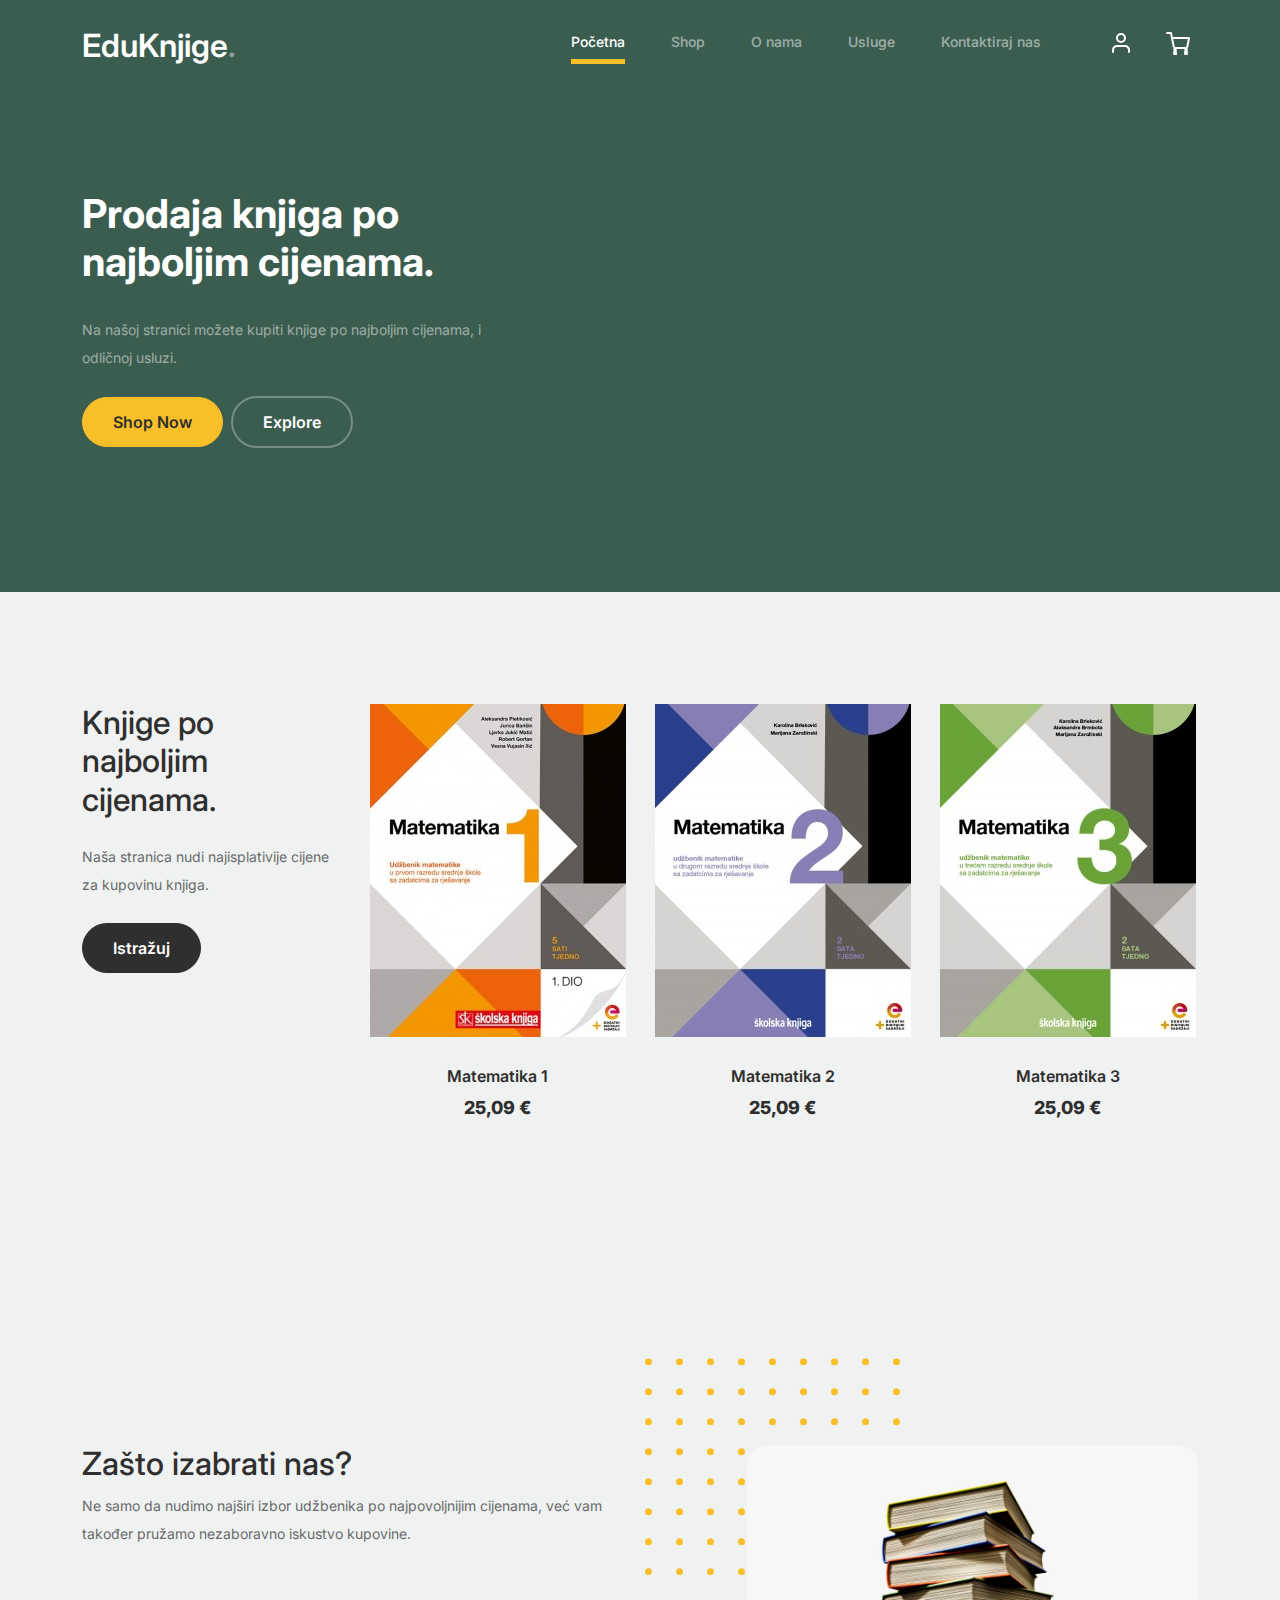
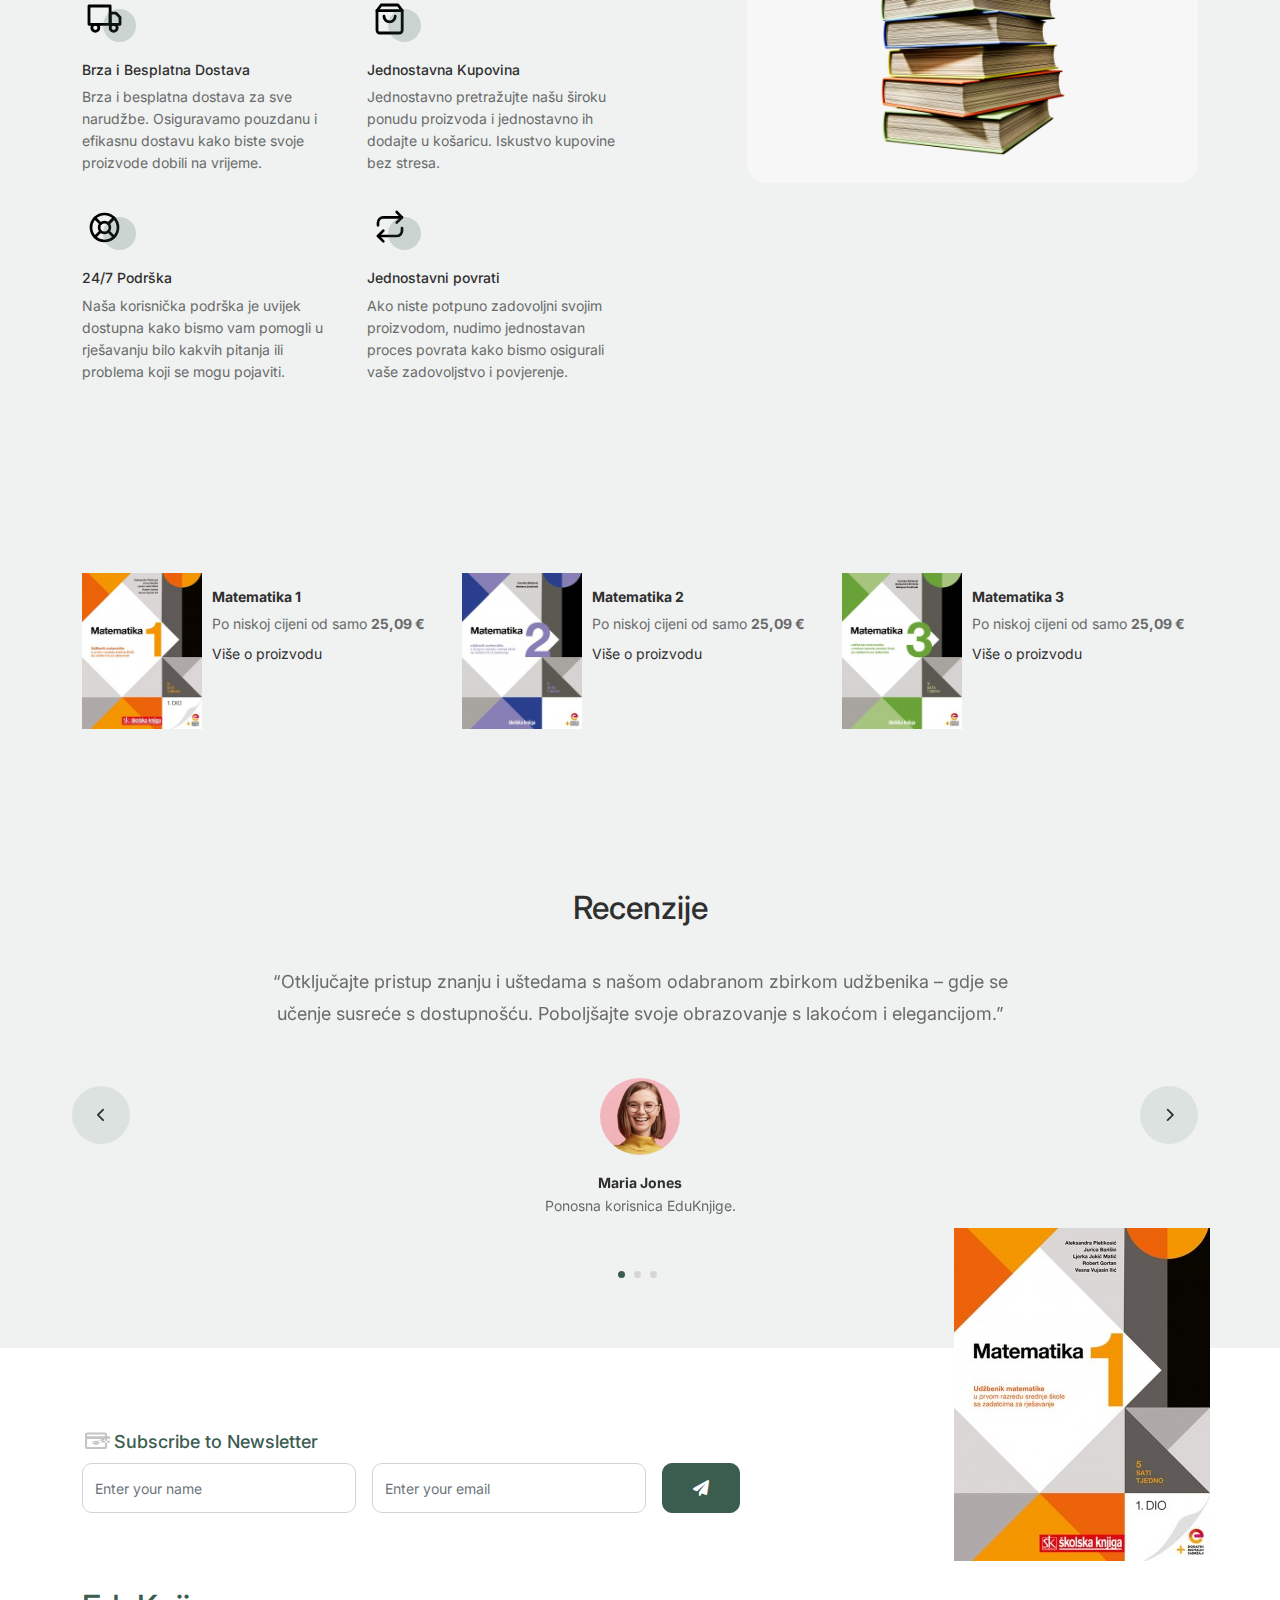
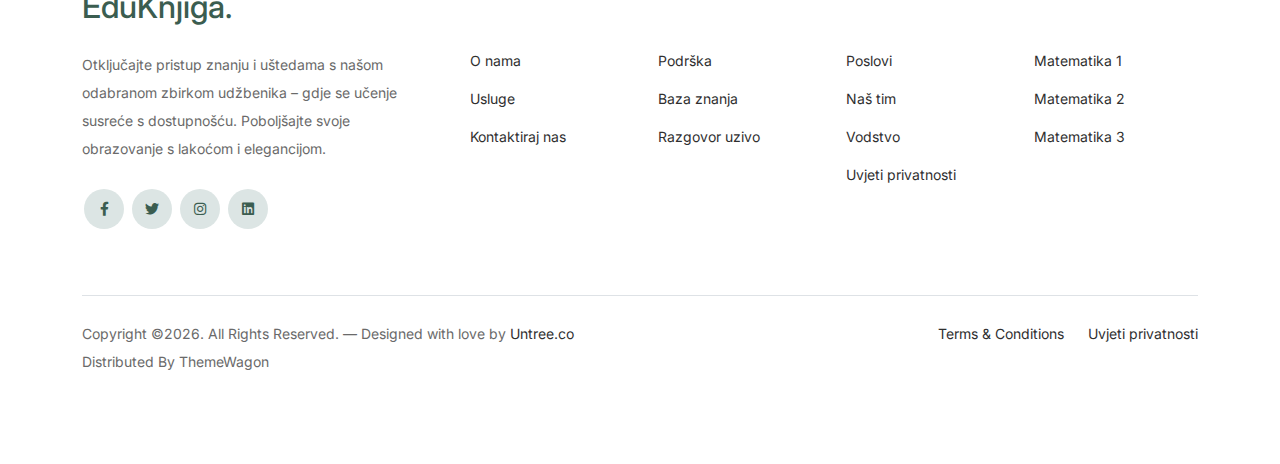
<file: index.html>
<!-- /*
* Bootstrap 5
* Template Name: EduKnjiga
* Template Author: Untree.co
* Template URI: https://untree.co/
* License: https://creativecommons.org/licenses/by/3.0/
*/ -->
<!doctype html>
<html lang="en">
<head>
  <meta charset="utf-8">
  <meta name="viewport" content="width=device-width, initial-scale=1, shrink-to-fit=no">
  <meta name="author" content="Untree.co">
  <link rel="shortcut icon" href="favicon.png">

  <meta name="description" content="" />
  <meta name="keywords" content="bootstrap, bootstrap4" />

		<!-- Bootstrap CSS -->
		<link href="css/bootstrap.min.css" rel="stylesheet">
		<link href="https://cdnjs.cloudflare.com/ajax/libs/font-awesome/6.0.0-beta3/css/all.min.css" rel="stylesheet">
		<link href="css/tiny-slider.css" rel="stylesheet">
		<link href="css/style.css" rel="stylesheet">
		<title>Prodaja Udzbenika - EduKnjige</title>
	</head>

	<body>

		<!-- Start Header/Navigation -->
		<nav class="custom-navbar navbar navbar navbar-expand-md navbar-dark bg-dark" arial-label="EduKnjiga navigation bar">

			<div class="container">
				<a class="navbar-brand" href="index.html">EduKnjige<span>.</span></a>

				<button class="navbar-toggler" type="button" data-bs-toggle="collapse" data-bs-target="#navbarsEduKnjiga" aria-controls="navbarsEduKnjiga" aria-expanded="false" aria-label="Toggle navigation">
					<span class="navbar-toggler-icon"></span>
				</button>

				<div class="collapse navbar-collapse" id="navbarsEduKnjiga">
					<ul class="custom-navbar-nav navbar-nav ms-auto mb-2 mb-md-0">
						<li class="nav-item active">
							<a class="nav-link" href="index.html">Početna</a>
						</li>
						<li><a class="nav-link" href="shop.html">Shop</a></li>
						<li><a class="nav-link" href="about.html">O nama</a></li>
						<li><a class="nav-link" href="Usluge.html">Usluge</a></li>
						<li><a class="nav-link" href="contact.html">Kontaktiraj nas</a></li>
					</ul>

					<ul class="custom-navbar-cta navbar-nav mb-2 mb-md-0 ms-5">
						<li><a class="nav-link" href="#"><img src="images/user.svg"></a></li>
						<li><a class="nav-link" href="cart.html"><img src="images/cart.svg"></a></li>
					</ul>
				</div>
			</div>
				
		</nav>
		<!-- End Header/Navigation -->

		<!-- Start Hero Section -->
			<div class="hero">
				<div class="container">
					<div class="row justify-content-between">
						<div class="col-lg-5">
							<div class="intro-excerpt">
								<h1>Prodaja knjiga <span clsas="d-block">po najboljim cijenama.</span></h1>
								<p class="mb-4">Na našoj stranici možete kupiti knjige po najboljim cijenama, i odličnoj usluzi.</p>
								<p><a href="/shop.html" id="shopNowButton" class="btn btn-secondary me-2">Shop Now</a><a href="#" class="btn btn-white-outline">Explore</a></p>
							</div>
						</div>
						<div class="col-lg-7">
							
						</div>
					</div>
				</div>
			</div>
		<!-- End Hero Section -->

		<!-- Start Product Section -->
		<div class="product-section">
			<div class="container">
				<div class="row">

					<!-- Start Column 1 -->
					<div class="col-md-12 col-lg-3 mb-5 mb-lg-0">
						<h2 class="mb-4 section-title">Knjige po najboljim cijenama.</h2>
						<p class="mb-4">Naša stranica nudi najisplativije cijene za kupovinu knjiga. </p>
						<p><a href="shop.html" class="btn">Istražuj</a></p>
					</div> 
					<!-- End Column 1 -->

					<!-- Start Column 2 -->
					<div class="col-12 col-md-4 col-lg-3 mb-5 mb-md-0">
						<a class="product-item" href="cart.html">
							<img src="images/mat1.jpg" class="img-fluid product-thumbnail">
							<h3 class="product-title">Matematika 1</h3>
							<strong class="product-price">25,09 €</strong>

							<span class="icon-cross">
								<img src="images/cross.svg" class="img-fluid">
							</span>
						</a>
					</div> 
					<!-- End Column 2 -->

					<!-- Start Column 3 -->
					<div class="col-12 col-md-4 col-lg-3 mb-5 mb-md-0">
						<a class="product-item" href="cart.html">
							<img src="images/mat2.jpg" class="img-fluid product-thumbnail">
							<h3 class="product-title">Matematika 2</h3>
							<strong class="product-price">25,09 €</strong>

							<span class="icon-cross">
								<img src="images/cross.svg" class="img-fluid">
							</span>
						</a>
					</div>
					<!-- End Column 3 -->

					<!-- Start Column 4 -->
					<div class="col-12 col-md-4 col-lg-3 mb-5 mb-md-0">
						<a class="product-item" href="cart.html">
							<img src="images/mat3.jpg" class="img-fluid product-thumbnail">
							<h3 class="product-title">Matematika 3</h3>
							<strong class="product-price">25,09 €</strong>

							<span class="icon-cross">
								<img src="images/cross.svg" class="img-fluid">
							</span>
						</a>
					</div>
					<!-- End Column 4 -->

				</div>
			</div>
		</div>
		<!-- End Product Section -->

		<!-- Start Zašto izabrati nas Section -->
		<div class="why-choose-section">
			<div class="container">
				<div class="row justify-content-between">
					<div class="col-lg-6">
						<h2 class="section-title">Zašto izabrati nas?</h2>
						<p>Ne samo da nudimo najširi izbor udžbenika po najpovoljnijim cijenama, već vam također pružamo nezaboravno iskustvo kupovine.</p>

						<div class="row my-5">
							<div class="col-6 col-md-6">
								<div class="feature">
									<div class="icon">
										<img src="images/truck.svg" alt="Image" class="imf-fluid">
									</div>
									<h3>Brza i Besplatna Dostava</h3>
									<p>Brza i besplatna dostava za sve narudžbe. Osiguravamo pouzdanu i efikasnu dostavu kako biste svoje proizvode dobili na vrijeme.</p>
								</div>
							</div>

							<div class="col-6 col-md-6">
								<div class="feature">
									<div class="icon">
										<img src="images/bag.svg" alt="Image" class="imf-fluid">
									</div>
									<h3>Jednostavna Kupovina</h3>
									<p>Jednostavno pretražujte našu široku ponudu proizvoda i jednostavno ih dodajte u košaricu. Iskustvo kupovine bez stresa.</p>
								</div>
							</div>

							<div class="col-6 col-md-6">
								<div class="feature">
									<div class="icon">
										<img src="images/support.svg" alt="Image" class="imf-fluid">
									</div>
									<h3>24/7 Podrška</h3>
									<p>Naša korisnička podrška je uvijek dostupna kako bismo vam pomogli u rješavanju bilo kakvih pitanja ili problema koji se mogu pojaviti.</p>
								</div>
							</div>

							<div class="col-6 col-md-6">
								<div class="feature">
									<div class="icon">
										<img src="images/return.svg" alt="Image" class="imf-fluid">
									</div>
									<h3>Jednostavni povrati</h3>
									<p>Ako niste potpuno zadovoljni svojim proizvodom, nudimo jednostavan proces povrata kako bismo osigurali vaše zadovoljstvo i povjerenje.</p>
								</div>
							</div>

						</div>
					</div>

					<div class="col-lg-5">
						<div class="img-wrap">
							<img src="images/book_stack.webp" alt="Image" class="img-fluid">
						</div>
					</div>

				</div>
			</div>
		</div>
		<!-- End Zašto izabrati nas Section -->

		<!-- Start Popular Product -->
		<div class="popular-product">
			<div class="container">
				<div class="row">

					<div class="col-12 col-md-6 col-lg-4 mb-4 mb-lg-0">
						<div class="product-item-sm d-flex">
							<div class="thumbnail">
								<img src="images/mat1.jpg" alt="Image" class="img-fluid">
							</div>
							<div class="pt-3">
								<h3>Matematika 1</h3>
								<p>Po niskoj cijeni od samo <strong class="product-price">25,09 €</strong></p>
								<p><a href="#">Više o proizvodu</a></p>
							</div>
						</div>
					</div>

					<div class="col-12 col-md-6 col-lg-4 mb-4 mb-lg-0">
						<div class="product-item-sm d-flex">
							<div class="thumbnail">
								<img src="images/mat2.jpg" alt="Image" class="img-fluid">
							</div>
							<div class="pt-3">
								<h3>Matematika 2</h3>
								<p>Po niskoj cijeni od samo <strong class="product-price">25,09 €</strong></p>
								<p><a href="#">Više o proizvodu</a></p>
							</div>
						</div>
					</div>

					<div class="col-12 col-md-6 col-lg-4 mb-4 mb-lg-0">
						<div class="product-item-sm d-flex">
							<div class="thumbnail">
								<img src="images/mat3.jpg" alt="Image" class="img-fluid">
							</div>
							<div class="pt-3">
								<h3>Matematika 3</h3>
								<p>Po niskoj cijeni od samo <strong class="product-price">25,09 €</strong></p>
								<p><a href="#">Više o proizvodu</a></p>
							</div>
						</div>
					</div>

				</div>
			</div>
		</div>
		<!-- End Popular Product -->

		<!-- Start Testimonial Slider -->
		<div class="testimonial-section">
			<div class="container">
				<div class="row">
					<div class="col-lg-7 mx-auto text-center">
						<h2 class="section-title">Recenzije</h2>
					</div>
				</div>

				<div class="row justify-content-center">
					<div class="col-lg-12">
						<div class="testimonial-slider-wrap text-center">

							<div id="testimonial-nav">
								<span class="prev" data-controls="prev"><span class="fa fa-chevron-left"></span></span>
								<span class="next" data-controls="next"><span class="fa fa-chevron-right"></span></span>
							</div>

							<div class="testimonial-slider">
								
								<div class="item">
									<div class="row justify-content-center">
										<div class="col-lg-8 mx-auto">

											<div class="testimonial-block text-center">
												<blockquote class="mb-5">
													<p>&ldquo;Otključajte pristup znanju i uštedama s našom odabranom zbirkom udžbenika – gdje se učenje susreće s dostupnošću. Poboljšajte svoje obrazovanje s lakoćom i elegancijom.&rdquo;</p>
												</blockquote>

												<div class="author-info">
													<div class="author-pic">
														<img src="images/person-1.png" alt="Maria Jones" class="img-fluid">
													</div>
													<h3 class="font-weight-bold">Maria Jones</h3>
													<span class="position d-block mb-3">Ponosna korisnica EduKnjige.</span>
												</div>
											</div>

										</div>
									</div>
								</div> 
								<!-- END item -->

								<div class="item">
									<div class="row justify-content-center">
										<div class="col-lg-8 mx-auto">

											<div class="testimonial-block text-center">
												<blockquote class="mb-5">
													<p>&ldquo;Otključajte pristup znanju i uštedama s našom odabranom zbirkom udžbenika – gdje se učenje susreće s dostupnošću. Poboljšajte svoje obrazovanje s lakoćom i elegancijom.&rdquo;</p>
												</blockquote>

												<div class="author-info">
													<div class="author-pic">
														<img src="images/person-1.png" alt="Maria Jones" class="img-fluid">
													</div>
													<h3 class="font-weight-bold">Maria Jones</h3>
													<span class="position d-block mb-3">Ponosna korisnica EduKnjige.</span>
												</div>
											</div>

										</div>
									</div>
								</div> 
								<!-- END item -->

								<div class="item">
									<div class="row justify-content-center">
										<div class="col-lg-8 mx-auto">

											<div class="testimonial-block text-center">
												<blockquote class="mb-5">
													<p>&ldquo;Otključajte pristup znanju i uštedama s našom odabranom zbirkom udžbenika – gdje se učenje susreće s dostupnošću. Poboljšajte svoje obrazovanje s lakoćom i elegancijom.&rdquo;</p>
												</blockquote>

												<div class="author-info">
													<div class="author-pic">
														<img src="images/person-1.png" alt="Maria Jones" class="img-fluid">
													</div>
													<h3 class="font-weight-bold">Maria Jones</h3>
													<span class="position d-block mb-3">Ponosna korisnica EduKnjige.</span>
												</div>
											</div>

										</div>
									</div>
								</div> 
								<!-- END item -->

							</div>

						</div>
					</div>
				</div>
			</div>
		</div>
		<!-- End Testimonial Slider -->	

		<!-- Start Footer Section -->
		<footer class="footer-section">
			<div class="container relative">

				<div class="sofa-img">
					<img src="images/mat1.jpg" alt="Image" class="img-fluid">
				</div>

				<div class="row">
					<div class="col-lg-8">
						<div class="subscription-form">
							<h3 class="d-flex align-items-center"><span class="me-1"><img src="images/envelope-outline.svg" alt="Image" class="img-fluid"></span><span>Subscribe to Newsletter</span></h3>

							<form action="#" class="row g-3">
								<div class="col-auto">
									<input type="text" class="form-control" placeholder="Enter your name">
								</div>
								<div class="col-auto">
									<input type="email" class="form-control" placeholder="Enter your email">
								</div>
								<div class="col-auto">
									<button class="btn btn-primary">
										<span class="fa fa-paper-plane"></span>
									</button>
								</div>
							</form>

						</div>
					</div>
				</div>

				<div class="row g-5 mb-5">
					<div class="col-lg-4">
						<div class="mb-4 footer-logo-wrap"><a href="#" class="footer-logo">EduKnjiga<span>.</span></a></div>
						<p class="mb-4">Otključajte pristup znanju i uštedama s našom odabranom zbirkom udžbenika – gdje se učenje susreće s dostupnošću. Poboljšajte svoje obrazovanje s lakoćom i elegancijom.</p>

						<ul class="list-unstyled custom-social">
							<li><a href="#"><span class="fa fa-brands fa-facebook-f"></span></a></li>
							<li><a href="#"><span class="fa fa-brands fa-twitter"></span></a></li>
							<li><a href="#"><span class="fa fa-brands fa-instagram"></span></a></li>
							<li><a href="#"><span class="fa fa-brands fa-linkedin"></span></a></li>
						</ul>
					</div>

					<div class="col-lg-8">
						<div class="row links-wrap">
							<div class="col-6 col-sm-6 col-md-3">
								<ul class="list-unstyled">
									<li><a href="#">O nama</a></li>
									<li><a href="#">Usluge</a></li>
									<li><a href="#">Kontaktiraj nas</a></li>
								</ul>
							</div>

							<div class="col-6 col-sm-6 col-md-3">
								<ul class="list-unstyled">
									<li><a href="#">Podrška</a></li>
									<li><a href="#">Baza znanja</a></li>
									<li><a href="#">Razgovor uzivo</a></li>
								</ul>
							</div>

							<div class="col-6 col-sm-6 col-md-3">
								<ul class="list-unstyled">
									<li><a href="#">Poslovi</a></li>
									<li><a href="#">Naš tim</a></li>
									<li><a href="#">Vodstvo</a></li>
									<li><a href="#">Uvjeti privatnosti</a></li>
								</ul>
							</div>

							<div class="col-6 col-sm-6 col-md-3">
								<ul class="list-unstyled">
									<li><a href="#">Matematika 1</a></li>
									<li><a href="#">Matematika 2</a></li>
									<li><a href="#">Matematika 3</a></li>
								</ul>
							</div>
						</div>
					</div>

				</div>

				<div class="border-top copyright">
					<div class="row pt-4">
						<div class="col-lg-6">
							<p class="mb-2 text-center text-lg-start">Copyright &copy;<script>document.write(new Date().getFullYear());</script>. All Rights Reserved. &mdash; Designed with love by <a href="https://untree.co">Untree.co</a> Distributed By <a hreff="https://themewagon.com">ThemeWagon</a>  <!-- License information: https://untree.co/license/ -->
            </p>
						</div>

						<div class="col-lg-6 text-center text-lg-end">
							<ul class="list-unstyled d-inline-flex ms-auto">
								<li class="me-4"><a href="#">Terms &amp; Conditions</a></li>
								<li><a href="#">Uvjeti privatnosti</a></li>
							</ul>
						</div>

					</div>
				</div>

			</div>
		</footer>
		<!-- End Footer Section -->	


		<script src="js/bootstrap.bundle.min.js"></script>
		<script src="js/tiny-slider.js"></script>
		<script src="js/custom.js"></script>
	</body>

</html>
</file>
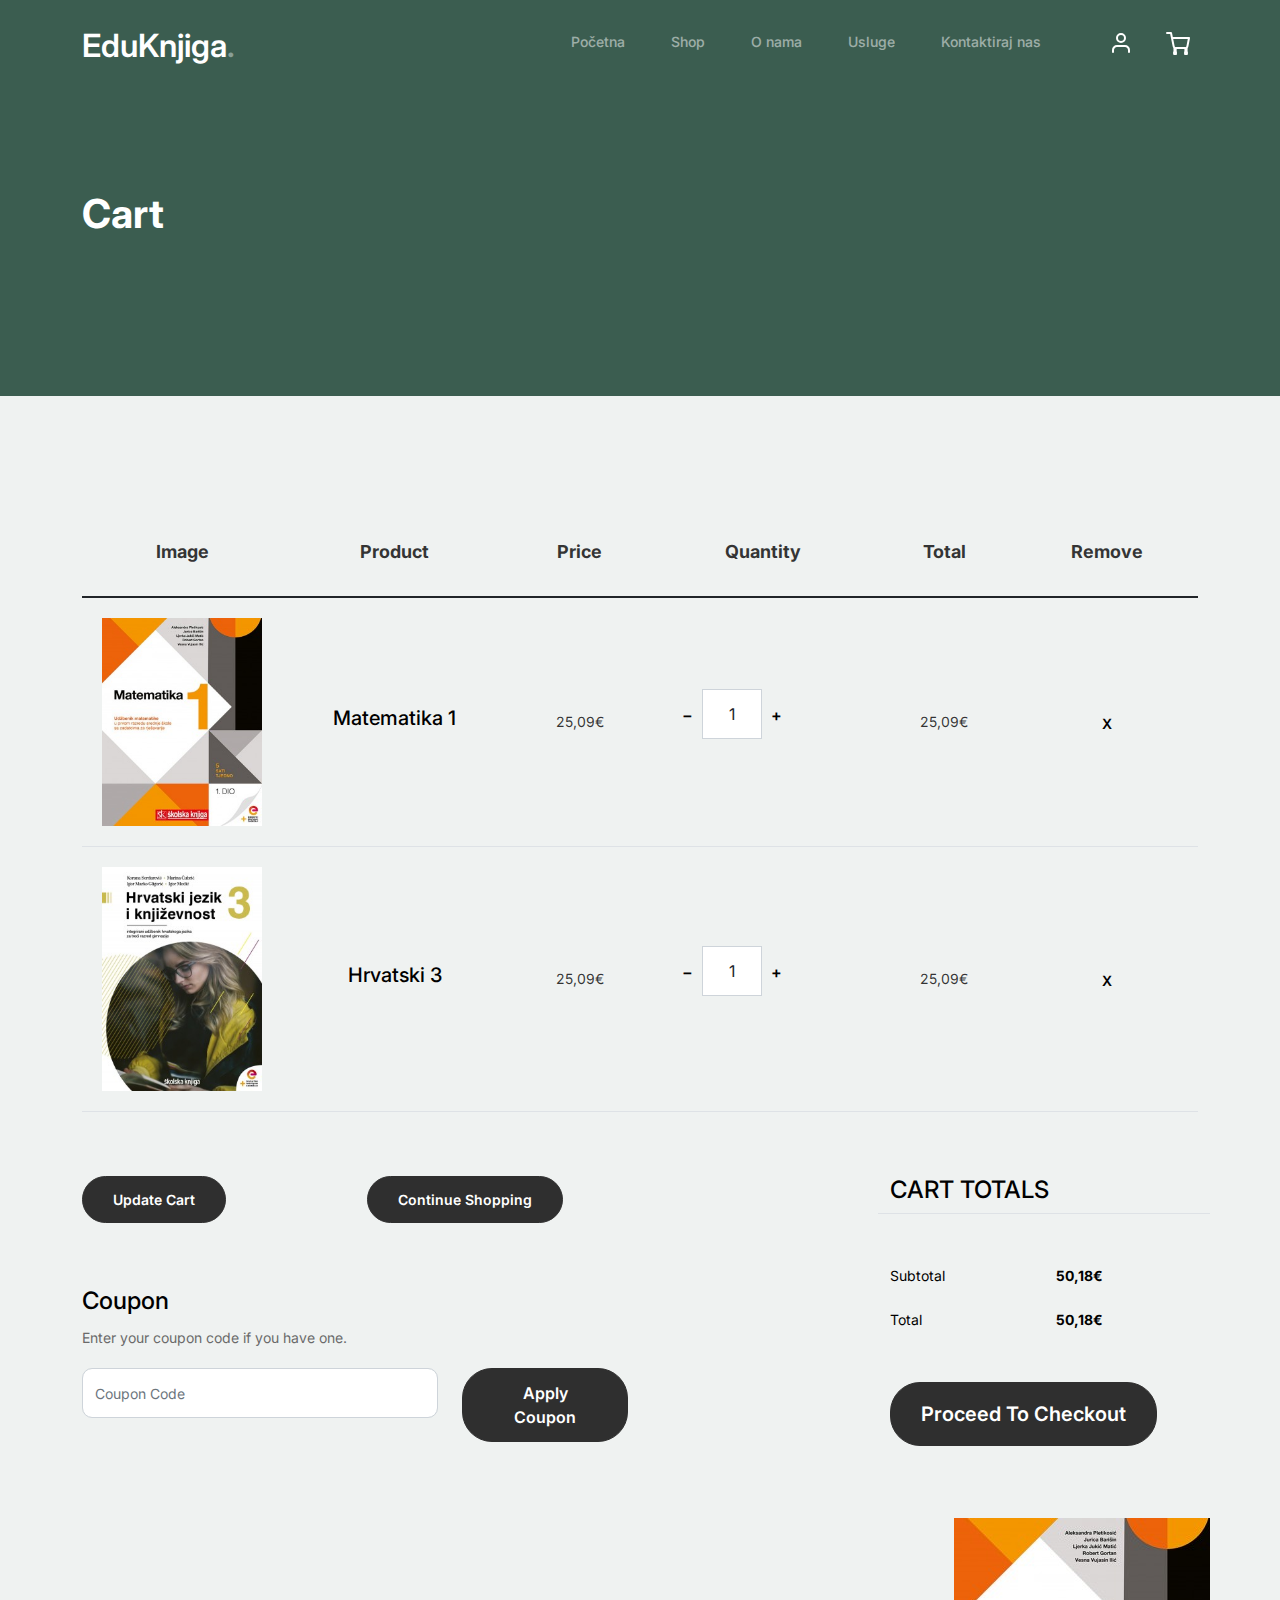
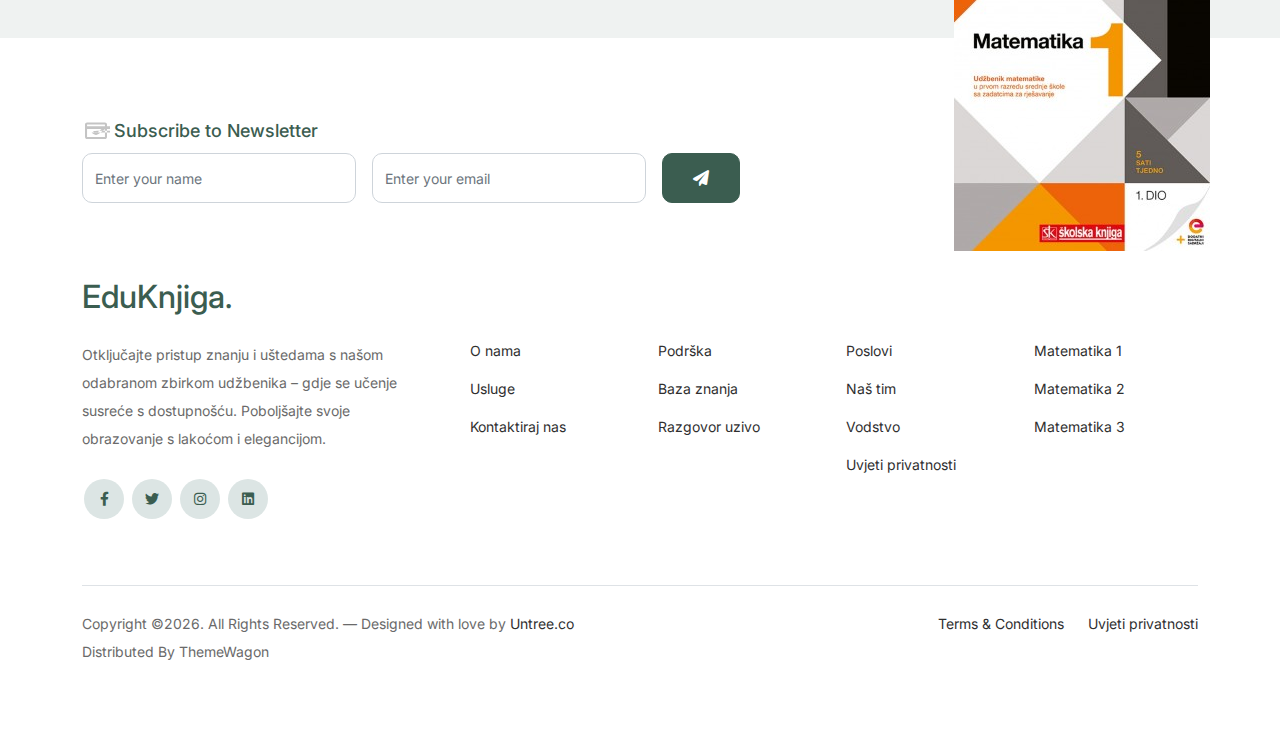
<file: cart.html>
<!-- /*
* Bootstrap 5
* Template Name: EduKnjiga
* Template Author: Untree.co
* Template URI: https://untree.co/
* License: https://creativecommons.org/licenses/by/3.0/
*/ -->
<!doctype html>
<html lang="en">
<head>
  <meta charset="utf-8">
  <meta name="viewport" content="width=device-width, initial-scale=1, shrink-to-fit=no">
  <meta name="author" content="Untree.co">
  <link rel="shortcut icon" href="favicon.png">

  <meta name="description" content="" />
  <meta name="keywords" content="bootstrap, bootstrap4" />

		<!-- Bootstrap CSS -->
		<link href="css/bootstrap.min.css" rel="stylesheet">
		<link href="https://cdnjs.cloudflare.com/ajax/libs/font-awesome/6.0.0-beta3/css/all.min.css" rel="stylesheet">
		<link href="css/tiny-slider.css" rel="stylesheet">
		<link href="css/style.css" rel="stylesheet">
		<title>Prodaja Udzbenika - EduKnjiga</title>
	</head>

	<body>

		<!-- Start Header/Navigation -->
		<nav class="custom-navbar navbar navbar navbar-expand-md navbar-dark bg-dark" arial-label="EduKnjiga navigation bar">

			<div class="container">
				<a class="navbar-brand" href="index.html">EduKnjiga<span>.</span></a>

				<button class="navbar-toggler" type="button" data-bs-toggle="collapse" data-bs-target="#navbarsEduKnjiga" aria-controls="navbarsEduKnjiga" aria-expanded="false" aria-label="Toggle navigation">
					<span class="navbar-toggler-icon"></span>
				</button>

				<div class="collapse navbar-collapse" id="navbarsEduKnjiga">
					<ul class="custom-navbar-nav navbar-nav ms-auto mb-2 mb-md-0">
						<li class="nav-item ">
							<a class="nav-link" href="index.html">Početna</a>
						</li>
						<li><a class="nav-link" href="shop.html">Shop</a></li>
						<li><a class="nav-link" href="about.html">O nama</a></li>
						<li><a class="nav-link" href="Usluge.html">Usluge</a></li>
						<li><a class="nav-link" href="contact.html">Kontaktiraj nas</a></li>
					</ul>

					<ul class="custom-navbar-cta navbar-nav mb-2 mb-md-0 ms-5">
						<li><a class="nav-link" href="#"><img src="images/user.svg"></a></li>
						<li><a class="nav-link" href="cart.html"><img src="images/cart.svg"></a></li>
					</ul>
				</div>
			</div>
				
		</nav>
		<!-- End Header/Navigation -->

		<!-- Start Hero Section -->
			<div class="hero">
				<div class="container">
					<div class="row justify-content-between">
						<div class="col-lg-5">
							<div class="intro-excerpt">
								<h1>Cart</h1>
							</div>
						</div>
						<div class="col-lg-7">
							
						</div>
					</div>
				</div>
			</div>
		<!-- End Hero Section -->

		

		<div class="untree_co-section before-footer-section">
            <div class="container">
              <div class="row mb-5">
                <form class="col-md-12" method="post">
                  <div class="site-blocks-table">
                    <table class="table">
                      <thead>
                        <tr>
                          <th class="product-thumbnail">Image</th>
                          <th class="product-name">Product</th>
                          <th class="product-price">Price</th>
                          <th class="product-quantity">Quantity</th>
                          <th class="product-total">Total</th>
                          <th class="product-remove">Remove</th>
                        </tr>
                      </thead>
                      <tbody>
                        <tr>
                          <td class="product-thumbnail">
                            <img src="images/mat1.jpg" alt="Image" class="img-fluid">
                          </td>
                          <td class="product-name">
                            <h2 class="h5 text-black">Matematika 1</h2>
                          </td>
                          <td>25,09€</td>
                          <td>
                            <div class="input-group mb-3 d-flex align-items-center quantity-container" style="max-width: 120px;">
                              <div class="input-group-prepend">
                                <button class="btn btn-outline-black decrease" type="button">&minus;</button>
                              </div>
                              <input type="text" class="form-control text-center quantity-amount" value="1" placeholder="" aria-label="Example text with button addon" aria-describedby="button-addon1">
                              <div class="input-group-append">
                                <button class="btn btn-outline-black increase" type="button">&plus;</button>
                              </div>
                            </div>
        
                          </td>
                          <td>25,09€</td>
                          <td><a href="#" class="btn btn-black btn-sm">X</a></td>
                        </tr>
        
                        <tr>
                          <td class="product-thumbnail">
                            <img src="images/hrv3.jpg" alt="Image" class="img-fluid">
                          </td>
                          <td class="product-name">
                            <h2 class="h5 text-black">Hrvatski 3</h2>
                          </td>
                          <td>25,09€</td>
                          <td>
                            <div class="input-group mb-3 d-flex align-items-center quantity-container" style="max-width: 120px;">
                              <div class="input-group-prepend">
                                <button class="btn btn-outline-black decrease" type="button">&minus;</button>
                              </div>
                              <input type="text" class="form-control text-center quantity-amount" value="1" placeholder="" aria-label="Example text with button addon" aria-describedby="button-addon1">
                              <div class="input-group-append">
                                <button class="btn btn-outline-black increase" type="button">&plus;</button>
                              </div>
                            </div>
        
                          </td>
                          <td>25,09€</td>
                          <td><a href="#" class="btn btn-black btn-sm">X</a></td>
                        </tr>
                      </tbody>
                    </table>
                  </div>
                </form>
              </div>
        
              <div class="row">
                <div class="col-md-6">
                  <div class="row mb-5">
                    <div class="col-md-6 mb-3 mb-md-0">
                      <button class="btn btn-black btn-sm btn-block">Update Cart</button>
                    </div>
                    <div class="col-md-6">
                      <button class="btn btn-outline-black btn-sm btn-block">Continue Shopping</button>
                    </div>
                  </div>
                  <div class="row">
                    <div class="col-md-12">
                      <label class="text-black h4" for="coupon">Coupon</label>
                      <p>Enter your coupon code if you have one.</p>
                    </div>
                    <div class="col-md-8 mb-3 mb-md-0">
                      <input type="text" class="form-control py-3" id="coupon" placeholder="Coupon Code">
                    </div>
                    <div class="col-md-4">
                      <button class="btn btn-black">Apply Coupon</button>
                    </div>
                  </div>
                </div>
                <div class="col-md-6 pl-5">
                  <div class="row justify-content-end">
                    <div class="col-md-7">
                      <div class="row">
                        <div class="col-md-12 text-right border-bottom mb-5">
                          <h3 class="text-black h4 text-uppercase">Cart Totals</h3>
                        </div>
                      </div>
                      <div class="row mb-3">
                        <div class="col-md-6">
                          <span class="text-black">Subtotal</span>
                        </div>
                        <div class="col-md-6 text-right">
                          <strong class="text-black">50,18€</strong>
                        </div>
                      </div>
                      <div class="row mb-5">
                        <div class="col-md-6">
                          <span class="text-black">Total</span>
                        </div>
                        <div class="col-md-6 text-right">
                          <strong class="text-black">50,18€</strong>
                        </div>
                      </div>
        
                      <div class="row">
                        <div class="col-md-12">
                          <button class="btn btn-black btn-lg py-3 btn-block" onclick="window.location='checkout.html'">Proceed To Checkout</button>
                        </div>
                      </div>
                    </div>
                  </div>
                </div>
              </div>
            </div>
          </div>
		

		<!-- Start Footer Section -->
		<footer class="footer-section">
			<div class="container relative">

				<div class="sofa-img">
					<img src="images/mat1.jpg" alt="Image" class="img-fluid">
				</div>

				<div class="row">
					<div class="col-lg-8">
						<div class="subscription-form">
							<h3 class="d-flex align-items-center"><span class="me-1"><img src="images/envelope-outline.svg" alt="Image" class="img-fluid"></span><span>Subscribe to Newsletter</span></h3>

							<form action="#" class="row g-3">
								<div class="col-auto">
									<input type="text" class="form-control" placeholder="Enter your name">
								</div>
								<div class="col-auto">
									<input type="email" class="form-control" placeholder="Enter your email">
								</div>
								<div class="col-auto">
									<button class="btn btn-primary">
										<span class="fa fa-paper-plane"></span>
									</button>
								</div>
							</form>

						</div>
					</div>
				</div>

				<div class="row g-5 mb-5">
					<div class="col-lg-4">
						<div class="mb-4 footer-logo-wrap"><a href="#" class="footer-logo">EduKnjiga<span>.</span></a></div>
						<p class="mb-4">Otključajte pristup znanju i uštedama s našom odabranom zbirkom udžbenika – gdje se učenje susreće s dostupnošću. Poboljšajte svoje obrazovanje s lakoćom i elegancijom.</p>

						<ul class="list-unstyled custom-social">
							<li><a href="#"><span class="fa fa-brands fa-facebook-f"></span></a></li>
							<li><a href="#"><span class="fa fa-brands fa-twitter"></span></a></li>
							<li><a href="#"><span class="fa fa-brands fa-instagram"></span></a></li>
							<li><a href="#"><span class="fa fa-brands fa-linkedin"></span></a></li>
						</ul>
					</div>

					<div class="col-lg-8">
						<div class="row links-wrap">
							<div class="col-6 col-sm-6 col-md-3">
								<ul class="list-unstyled">
									<li><a href="#">O nama</a></li>
									<li><a href="#">Usluge</a></li>
									<li><a href="#">Kontaktiraj nas</a></li>
								</ul>
							</div>

							<div class="col-6 col-sm-6 col-md-3">
								<ul class="list-unstyled">
									<li><a href="#">Podrška</a></li>
									<li><a href="#">Baza znanja</a></li>
									<li><a href="#">Razgovor uzivo</a></li>
								</ul>
							</div>

							<div class="col-6 col-sm-6 col-md-3">
								<ul class="list-unstyled">
									<li><a href="#">Poslovi</a></li>
									<li><a href="#">Naš tim</a></li>
									<li><a href="#">Vodstvo</a></li>
									<li><a href="#">Uvjeti privatnosti</a></li>
								</ul>
							</div>

							<div class="col-6 col-sm-6 col-md-3">
								<ul class="list-unstyled">
									<li><a href="#">Matematika 1</a></li>
									<li><a href="#">Matematika 2</a></li>
									<li><a href="#">Matematika 3</a></li>
								</ul>
							</div>
						</div>
					</div>

				</div>

				<div class="border-top copyright">
					<div class="row pt-4">
						<div class="col-lg-6">
							<p class="mb-2 text-center text-lg-start">Copyright &copy;<script>document.write(new Date().getFullYear());</script>. All Rights Reserved. &mdash; Designed with love by <a href="https://untree.co">Untree.co</a> Distributed By <a hreff="https://themewagon.com">ThemeWagon</a>  <!-- License information: https://untree.co/license/ -->
            </p>
						</div>

						<div class="col-lg-6 text-center text-lg-end">
							<ul class="list-unstyled d-inline-flex ms-auto">
								<li class="me-4"><a href="#">Terms &amp; Conditions</a></li>
								<li><a href="#">Uvjeti privatnosti</a></li>
							</ul>
						</div>

					</div>
				</div>

			</div>
		</footer>
		<!-- End Footer Section -->	


		<script src="js/bootstrap.bundle.min.js"></script>
		<script src="js/tiny-slider.js"></script>
		<script src="js/custom.js"></script>
	</body>

</html>
</file>
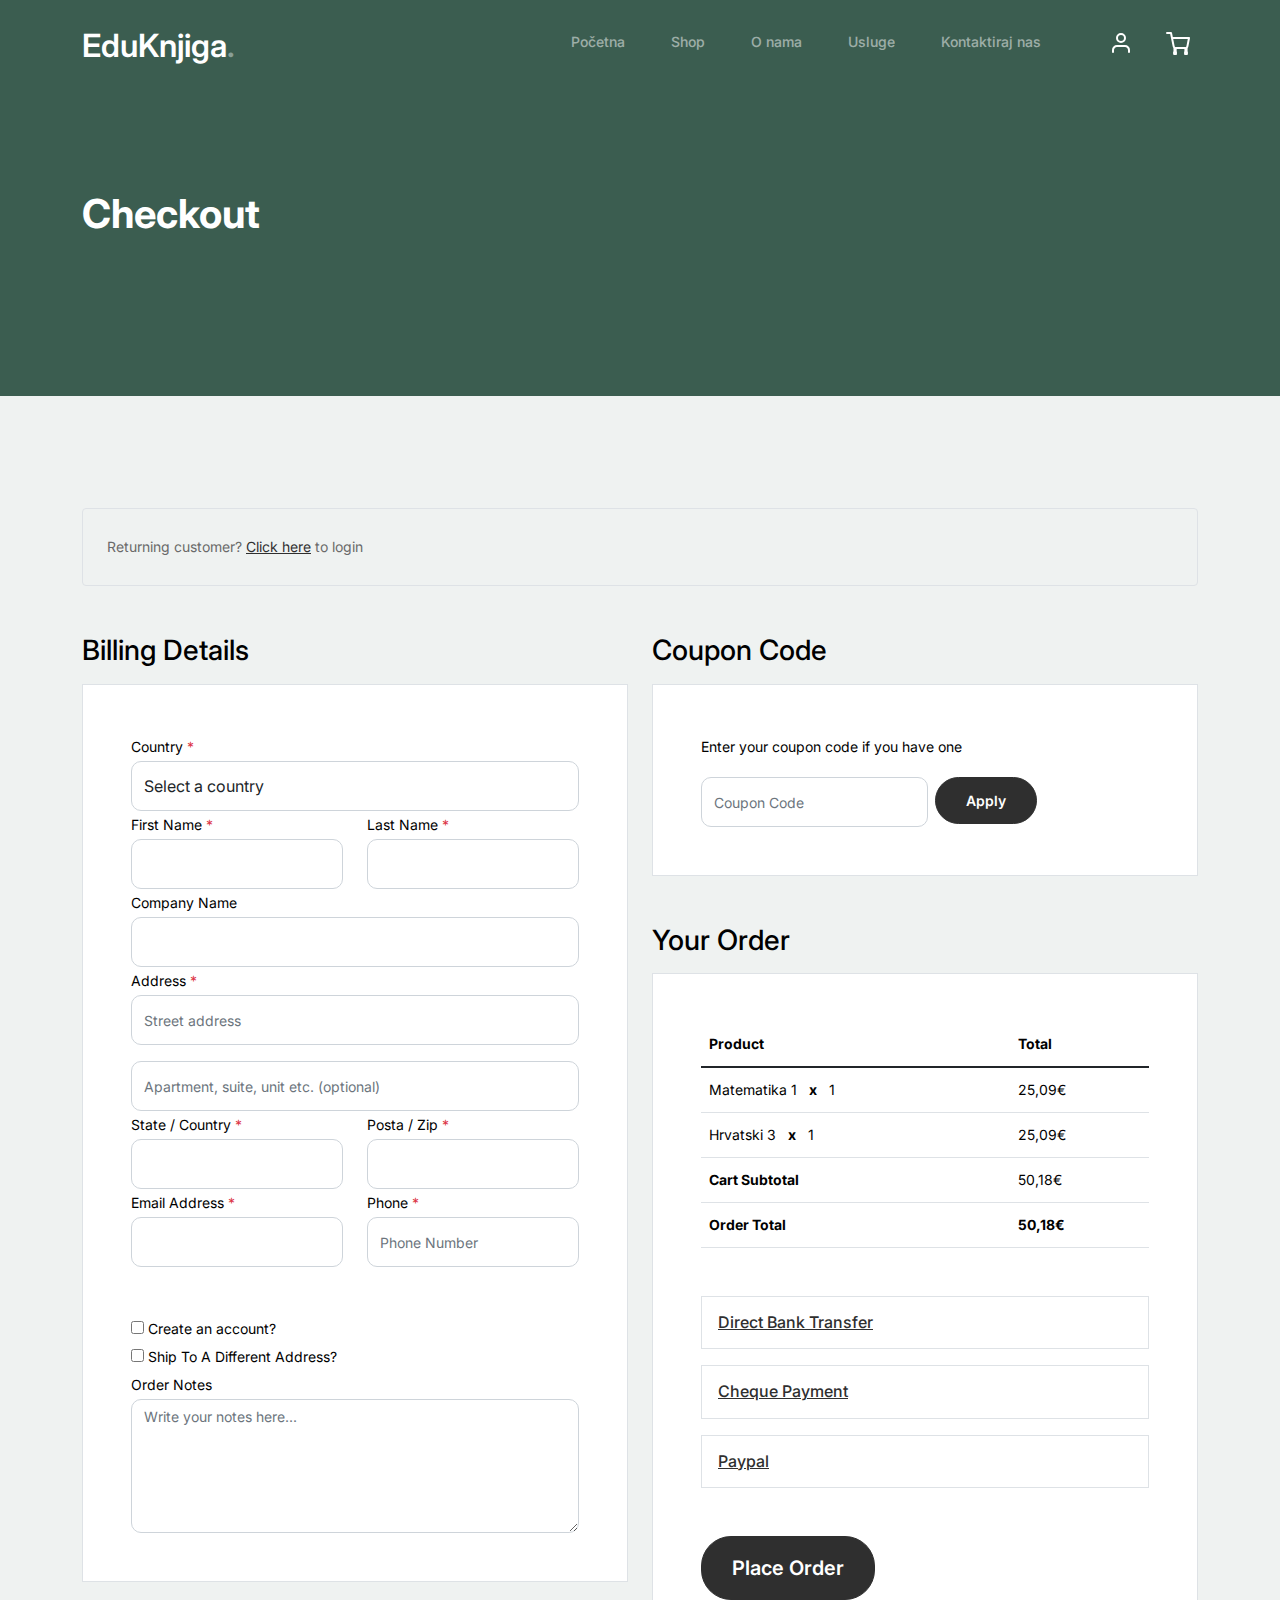
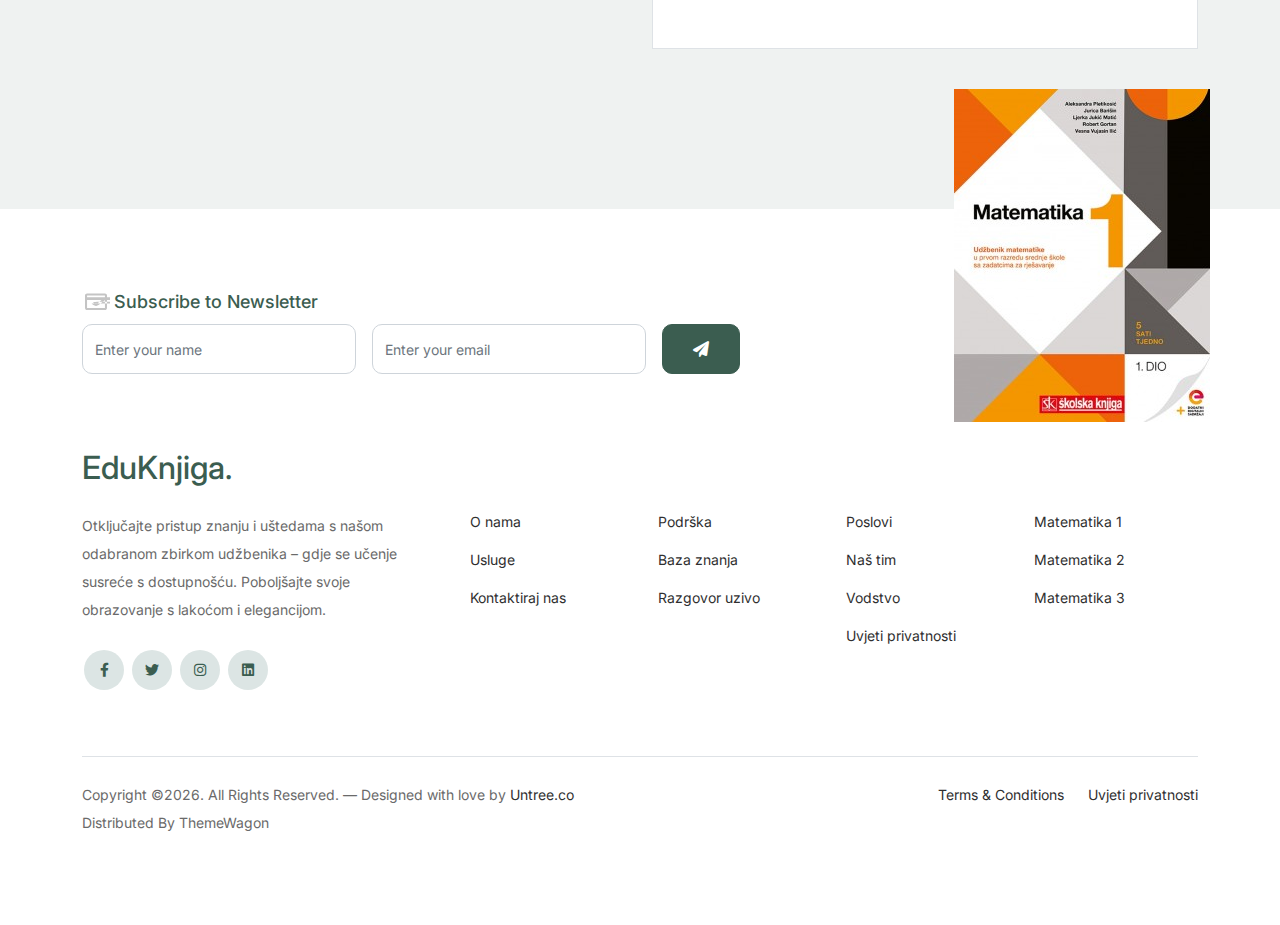
<file: checkout.html>
<!-- /*
* Bootstrap 5
* Template Name: EduKnjiga
* Template Author: Untree.co
* Template URI: https://untree.co/
* License: https://creativecommons.org/licenses/by/3.0/
*/ -->
<!doctype html>
<html lang="en">
<head>
  <meta charset="utf-8">
  <meta name="viewport" content="width=device-width, initial-scale=1, shrink-to-fit=no">
  <meta name="author" content="Untree.co">
  <link rel="shortcut icon" href="favicon.png">

  <meta name="description" content="" />
  <meta name="keywords" content="bootstrap, bootstrap4" />

		<!-- Bootstrap CSS -->
		<link href="css/bootstrap.min.css" rel="stylesheet">
		<link href="https://cdnjs.cloudflare.com/ajax/libs/font-awesome/6.0.0-beta3/css/all.min.css" rel="stylesheet">
		<link href="css/tiny-slider.css" rel="stylesheet">
		<link href="css/style.css" rel="stylesheet">
		<title>EduKnjiga Free Bootstrap 5 Template for EduKnjigature and Interior Design Websites by Untree.co </title>
	</head>

	<body>

		<!-- Start Header/Navigation -->
		<nav class="custom-navbar navbar navbar navbar-expand-md navbar-dark bg-dark" arial-label="EduKnjiga navigation bar">

			<div class="container">
				<a class="navbar-brand" href="index.html">EduKnjiga<span>.</span></a>

				<button class="navbar-toggler" type="button" data-bs-toggle="collapse" data-bs-target="#navbarsEduKnjiga" aria-controls="navbarsEduKnjiga" aria-expanded="false" aria-label="Toggle navigation">
					<span class="navbar-toggler-icon"></span>
				</button>

				<div class="collapse navbar-collapse" id="navbarsEduKnjiga">
					<ul class="custom-navbar-nav navbar-nav ms-auto mb-2 mb-md-0">
						<li class="nav-item ">
							<a class="nav-link" href="index.html">Početna</a>
						</li>
						<li><a class="nav-link" href="shop.html">Shop</a></li>
						<li><a class="nav-link" href="about.html">O nama</a></li>
						<li><a class="nav-link" href="Usluge.html">Usluge</a></li>
						<li><a class="nav-link" href="contact.html">Kontaktiraj nas</a></li>
					</ul>

					<ul class="custom-navbar-cta navbar-nav mb-2 mb-md-0 ms-5">
						<li><a class="nav-link" href="#"><img src="images/user.svg"></a></li>
						<li><a class="nav-link" href="cart.html"><img src="images/cart.svg"></a></li>
					</ul>
				</div>
			</div>
				
		</nav>
		<!-- End Header/Navigation -->

		<!-- Start Hero Section -->
			<div class="hero">
				<div class="container">
					<div class="row justify-content-between">
						<div class="col-lg-5">
							<div class="intro-excerpt">
								<h1>Checkout</h1>
							</div>
						</div>
						<div class="col-lg-7">
							
						</div>
					</div>
				</div>
			</div>
		<!-- End Hero Section -->

		<div class="untree_co-section">
		    <div class="container">
		      <div class="row mb-5">
		        <div class="col-md-12">
		          <div class="border p-4 rounded" role="alert">
		            Returning customer? <a href="#">Click here</a> to login
		          </div>
		        </div>
		      </div>
		      <div class="row">
		        <div class="col-md-6 mb-5 mb-md-0">
		          <h2 class="h3 mb-3 text-black">Billing Details</h2>
		          <div class="p-3 p-lg-5 border bg-white">
		            <div class="form-group">
		              <label for="c_country" class="text-black">Country <span class="text-danger">*</span></label>
		              <select id="c_country" class="form-control">
		                <option value="1">Select a country</option>    
		                <option value="2">bangladesh</option>    
		                <option value="3">Algeria</option>    
		                <option value="4">Afghanistan</option>    
		                <option value="5">Ghana</option>    
		                <option value="6">Albania</option>    
		                <option value="7">Bahrain</option>    
		                <option value="8">Colombia</option>    
		                <option value="9">Dominican Republic</option>    
		              </select>
		            </div>
		            <div class="form-group row">
		              <div class="col-md-6">
		                <label for="c_fname" class="text-black">First Name <span class="text-danger">*</span></label>
		                <input type="text" class="form-control" id="c_fname" name="c_fname">
		              </div>
		              <div class="col-md-6">
		                <label for="c_lname" class="text-black">Last Name <span class="text-danger">*</span></label>
		                <input type="text" class="form-control" id="c_lname" name="c_lname">
		              </div>
		            </div>

		            <div class="form-group row">
		              <div class="col-md-12">
		                <label for="c_companyname" class="text-black">Company Name </label>
		                <input type="text" class="form-control" id="c_companyname" name="c_companyname">
		              </div>
		            </div>

		            <div class="form-group row">
		              <div class="col-md-12">
		                <label for="c_address" class="text-black">Address <span class="text-danger">*</span></label>
		                <input type="text" class="form-control" id="c_address" name="c_address" placeholder="Street address">
		              </div>
		            </div>

		            <div class="form-group mt-3">
		              <input type="text" class="form-control" placeholder="Apartment, suite, unit etc. (optional)">
		            </div>

		            <div class="form-group row">
		              <div class="col-md-6">
		                <label for="c_state_country" class="text-black">State / Country <span class="text-danger">*</span></label>
		                <input type="text" class="form-control" id="c_state_country" name="c_state_country">
		              </div>
		              <div class="col-md-6">
		                <label for="c_postal_zip" class="text-black">Posta / Zip <span class="text-danger">*</span></label>
		                <input type="text" class="form-control" id="c_postal_zip" name="c_postal_zip">
		              </div>
		            </div>

		            <div class="form-group row mb-5">
		              <div class="col-md-6">
		                <label for="c_email_address" class="text-black">Email Address <span class="text-danger">*</span></label>
		                <input type="text" class="form-control" id="c_email_address" name="c_email_address">
		              </div>
		              <div class="col-md-6">
		                <label for="c_phone" class="text-black">Phone <span class="text-danger">*</span></label>
		                <input type="text" class="form-control" id="c_phone" name="c_phone" placeholder="Phone Number">
		              </div>
		            </div>

		            <div class="form-group">
		              <label for="c_create_account" class="text-black" data-bs-toggle="collapse" href="#create_an_account" role="button" aria-expanded="false" aria-controls="create_an_account"><input type="checkbox" value="1" id="c_create_account"> Create an account?</label>
		              <div class="collapse" id="create_an_account">
		                <div class="py-2 mb-4">
		                  <p class="mb-3">Create an account by entering the information below. If you are a returning customer please login at the top of the page.</p>
		                  <div class="form-group">
		                    <label for="c_account_password" class="text-black">Account Password</label>
		                    <input type="email" class="form-control" id="c_account_password" name="c_account_password" placeholder="">
		                  </div>
		                </div>
		              </div>
		            </div>


		            <div class="form-group">
		              <label for="c_ship_different_address" class="text-black" data-bs-toggle="collapse" href="#ship_different_address" role="button" aria-expanded="false" aria-controls="ship_different_address"><input type="checkbox" value="1" id="c_ship_different_address"> Ship To A Different Address?</label>
		              <div class="collapse" id="ship_different_address">
		                <div class="py-2">

		                  <div class="form-group">
		                    <label for="c_diff_country" class="text-black">Country <span class="text-danger">*</span></label>
		                    <select id="c_diff_country" class="form-control">
		                      <option value="1">Select a country</option>    
		                      <option value="2">bangladesh</option>    
		                      <option value="3">Algeria</option>    
		                      <option value="4">Afghanistan</option>    
		                      <option value="5">Ghana</option>    
		                      <option value="6">Albania</option>    
		                      <option value="7">Bahrain</option>    
		                      <option value="8">Colombia</option>    
		                      <option value="9">Dominican Republic</option>    
		                    </select>
		                  </div>


		                  <div class="form-group row">
		                    <div class="col-md-6">
		                      <label for="c_diff_fname" class="text-black">First Name <span class="text-danger">*</span></label>
		                      <input type="text" class="form-control" id="c_diff_fname" name="c_diff_fname">
		                    </div>
		                    <div class="col-md-6">
		                      <label for="c_diff_lname" class="text-black">Last Name <span class="text-danger">*</span></label>
		                      <input type="text" class="form-control" id="c_diff_lname" name="c_diff_lname">
		                    </div>
		                  </div>

		                  <div class="form-group row">
		                    <div class="col-md-12">
		                      <label for="c_diff_companyname" class="text-black">Company Name </label>
		                      <input type="text" class="form-control" id="c_diff_companyname" name="c_diff_companyname">
		                    </div>
		                  </div>

		                  <div class="form-group row  mb-3">
		                    <div class="col-md-12">
		                      <label for="c_diff_address" class="text-black">Address <span class="text-danger">*</span></label>
		                      <input type="text" class="form-control" id="c_diff_address" name="c_diff_address" placeholder="Street address">
		                    </div>
		                  </div>

		                  <div class="form-group">
		                    <input type="text" class="form-control" placeholder="Apartment, suite, unit etc. (optional)">
		                  </div>

		                  <div class="form-group row">
		                    <div class="col-md-6">
		                      <label for="c_diff_state_country" class="text-black">State / Country <span class="text-danger">*</span></label>
		                      <input type="text" class="form-control" id="c_diff_state_country" name="c_diff_state_country">
		                    </div>
		                    <div class="col-md-6">
		                      <label for="c_diff_postal_zip" class="text-black">Posta / Zip <span class="text-danger">*</span></label>
		                      <input type="text" class="form-control" id="c_diff_postal_zip" name="c_diff_postal_zip">
		                    </div>
		                  </div>

		                  <div class="form-group row mb-5">
		                    <div class="col-md-6">
		                      <label for="c_diff_email_address" class="text-black">Email Address <span class="text-danger">*</span></label>
		                      <input type="text" class="form-control" id="c_diff_email_address" name="c_diff_email_address">
		                    </div>
		                    <div class="col-md-6">
		                      <label for="c_diff_phone" class="text-black">Phone <span class="text-danger">*</span></label>
		                      <input type="text" class="form-control" id="c_diff_phone" name="c_diff_phone" placeholder="Phone Number">
		                    </div>
		                  </div>

		                </div>

		              </div>
		            </div>

		            <div class="form-group">
		              <label for="c_order_notes" class="text-black">Order Notes</label>
		              <textarea name="c_order_notes" id="c_order_notes" cols="30" rows="5" class="form-control" placeholder="Write your notes here..."></textarea>
		            </div>

		          </div>
		        </div>
		        <div class="col-md-6">

		          <div class="row mb-5">
		            <div class="col-md-12">
		              <h2 class="h3 mb-3 text-black">Coupon Code</h2>
		              <div class="p-3 p-lg-5 border bg-white">

		                <label for="c_code" class="text-black mb-3">Enter your coupon code if you have one</label>
		                <div class="input-group w-75 couponcode-wrap">
		                  <input type="text" class="form-control me-2" id="c_code" placeholder="Coupon Code" aria-label="Coupon Code" aria-describedby="button-addon2">
		                  <div class="input-group-append">
		                    <button class="btn btn-black btn-sm" type="button" id="button-addon2">Apply</button>
		                  </div>
		                </div>

		              </div>
		            </div>
		          </div>

		          <div class="row mb-5">
		            <div class="col-md-12">
		              <h2 class="h3 mb-3 text-black">Your Order</h2>
		              <div class="p-3 p-lg-5 border bg-white">
		                <table class="table site-block-order-table mb-5">
		                  <thead>
		                    <th>Product</th>
		                    <th>Total</th>
		                  </thead>
		                  <tbody>
		                    <tr>
		                      <td>Matematika 1 <strong class="mx-2">x</strong> 1</td>
		                      <td>25,09€</td>
		                    </tr>
		                    <tr>
		                      <td>Hrvatski 3 <strong class="mx-2">x</strong>   1</td>
		                      <td>25,09€</td>
		                    </tr>
		                    <tr>
		                      <td class="text-black font-weight-bold"><strong>Cart Subtotal</strong></td>
		                      <td class="text-black">50,18€</td>
		                    </tr>
		                    <tr>
		                      <td class="text-black font-weight-bold"><strong>Order Total</strong></td>
		                      <td class="text-black font-weight-bold"><strong>50,18€</strong></td>
		                    </tr>
		                  </tbody>
		                </table>

		                <div class="border p-3 mb-3">
		                  <h3 class="h6 mb-0"><a class="d-block" data-bs-toggle="collapse" href="#collapsebank" role="button" aria-expanded="false" aria-controls="collapsebank">Direct Bank Transfer</a></h3>

		                  <div class="collapse" id="collapsebank">
		                    <div class="py-2">
		                      <p class="mb-0">Make your payment directly into our bank account. Please use your Order ID as the payment reference. Your order won’t be shipped until the funds have cleared in our account.</p>
		                    </div>
		                  </div>
		                </div>

		                <div class="border p-3 mb-3">
		                  <h3 class="h6 mb-0"><a class="d-block" data-bs-toggle="collapse" href="#collapsecheque" role="button" aria-expanded="false" aria-controls="collapsecheque">Cheque Payment</a></h3>

		                  <div class="collapse" id="collapsecheque">
		                    <div class="py-2">
		                      <p class="mb-0">Make your payment directly into our bank account. Please use your Order ID as the payment reference. Your order won’t be shipped until the funds have cleared in our account.</p>
		                    </div>
		                  </div>
		                </div>

		                <div class="border p-3 mb-5">
		                  <h3 class="h6 mb-0"><a class="d-block" data-bs-toggle="collapse" href="#collapsepaypal" role="button" aria-expanded="false" aria-controls="collapsepaypal">Paypal</a></h3>

		                  <div class="collapse" id="collapsepaypal">
		                    <div class="py-2">
		                      <p class="mb-0">Make your payment directly into our bank account. Please use your Order ID as the payment reference. Your order won’t be shipped until the funds have cleared in our account.</p>
		                    </div>
		                  </div>
		                </div>

		                <div class="form-group">
		                  <button class="btn btn-black btn-lg py-3 btn-block" onclick="window.location='thankyou.html'">Place Order</button>
		                </div>

		              </div>
		            </div>
		          </div>

		        </div>
		      </div>
		      <!-- </form> -->
		    </div>
		  </div>

		<!-- Start Footer Section -->
		<footer class="footer-section">
			<div class="container relative">

				<div class="sofa-img">
					<img src="images/mat1.jpg" alt="Image" class="img-fluid">
				</div>

				<div class="row">
					<div class="col-lg-8">
						<div class="subscription-form">
							<h3 class="d-flex align-items-center"><span class="me-1"><img src="images/envelope-outline.svg" alt="Image" class="img-fluid"></span><span>Subscribe to Newsletter</span></h3>

							<form action="#" class="row g-3">
								<div class="col-auto">
									<input type="text" class="form-control" placeholder="Enter your name">
								</div>
								<div class="col-auto">
									<input type="email" class="form-control" placeholder="Enter your email">
								</div>
								<div class="col-auto">
									<button class="btn btn-primary">
										<span class="fa fa-paper-plane"></span>
									</button>
								</div>
							</form>

						</div>
					</div>
				</div>

				<div class="row g-5 mb-5">
					<div class="col-lg-4">
						<div class="mb-4 footer-logo-wrap"><a href="#" class="footer-logo">EduKnjiga<span>.</span></a></div>
						<p class="mb-4">Otključajte pristup znanju i uštedama s našom odabranom zbirkom udžbenika – gdje se učenje susreće s dostupnošću. Poboljšajte svoje obrazovanje s lakoćom i elegancijom.</p>

						<ul class="list-unstyled custom-social">
							<li><a href="#"><span class="fa fa-brands fa-facebook-f"></span></a></li>
							<li><a href="#"><span class="fa fa-brands fa-twitter"></span></a></li>
							<li><a href="#"><span class="fa fa-brands fa-instagram"></span></a></li>
							<li><a href="#"><span class="fa fa-brands fa-linkedin"></span></a></li>
						</ul>
					</div>

					<div class="col-lg-8">
						<div class="row links-wrap">
							<div class="col-6 col-sm-6 col-md-3">
								<ul class="list-unstyled">
									<li><a href="#">O nama</a></li>
									<li><a href="#">Usluge</a></li>
									<li><a href="#">Kontaktiraj nas</a></li>
								</ul>
							</div>

							<div class="col-6 col-sm-6 col-md-3">
								<ul class="list-unstyled">
									<li><a href="#">Podrška</a></li>
									<li><a href="#">Baza znanja</a></li>
									<li><a href="#">Razgovor uzivo</a></li>
								</ul>
							</div>

							<div class="col-6 col-sm-6 col-md-3">
								<ul class="list-unstyled">
									<li><a href="#">Poslovi</a></li>
									<li><a href="#">Naš tim</a></li>
									<li><a href="#">Vodstvo</a></li>
									<li><a href="#">Uvjeti privatnosti</a></li>
								</ul>
							</div>

							<div class="col-6 col-sm-6 col-md-3">
								<ul class="list-unstyled">
									<li><a href="#">Matematika 1</a></li>
									<li><a href="#">Matematika 2</a></li>
									<li><a href="#">Matematika 3</a></li>
								</ul>
							</div>
						</div>
					</div>

				</div>

				<div class="border-top copyright">
					<div class="row pt-4">
						<div class="col-lg-6">
							<p class="mb-2 text-center text-lg-start">Copyright &copy;<script>document.write(new Date().getFullYear());</script>. All Rights Reserved. &mdash; Designed with love by <a href="https://untree.co">Untree.co</a> Distributed By <a hreff="https://themewagon.com">ThemeWagon</a>  <!-- License information: https://untree.co/license/ -->
            </p>
						</div>

						<div class="col-lg-6 text-center text-lg-end">
							<ul class="list-unstyled d-inline-flex ms-auto">
								<li class="me-4"><a href="#">Terms &amp; Conditions</a></li>
								<li><a href="#">Uvjeti privatnosti</a></li>
							</ul>
						</div>

					</div>
				</div>

			</div>
		</footer>
		<!-- End Footer Section -->	


		<script src="js/bootstrap.bundle.min.js"></script>
		<script src="js/tiny-slider.js"></script>
		<script src="js/custom.js"></script>
	</body>

</html>
</file>
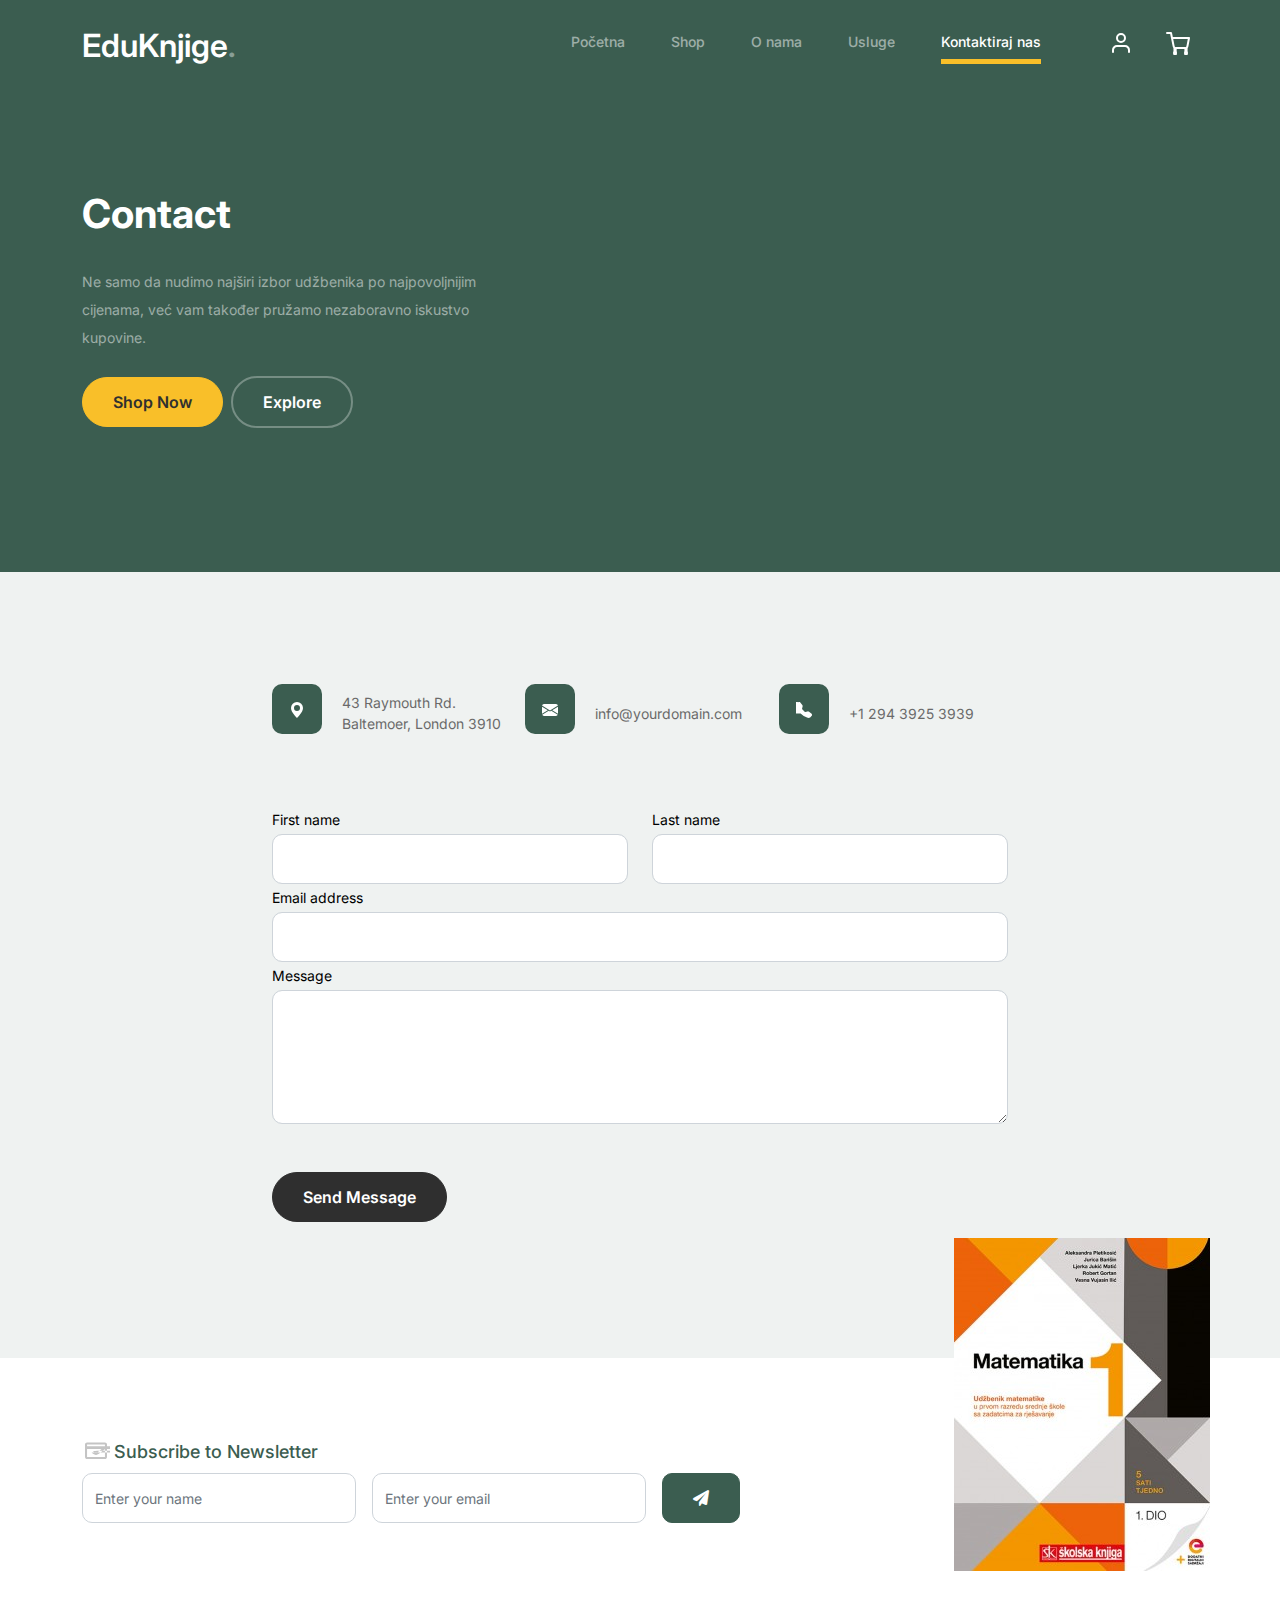
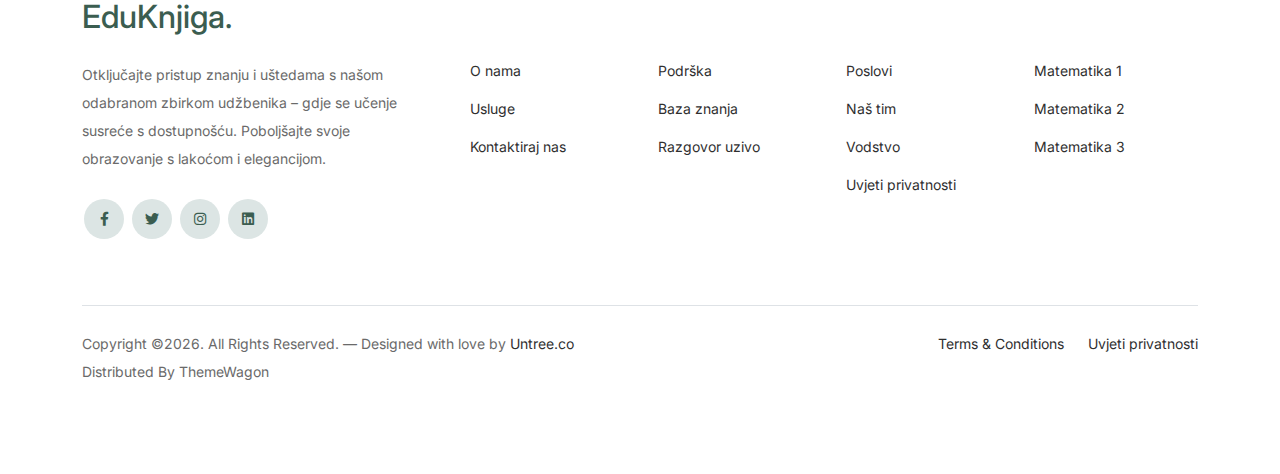
<file: contact.html>
<!-- /*
* Bootstrap 5
* Template Name: EduKnjiga
* Template Author: Untree.co
* Template URI: https://untree.co/
* License: https://creativecommons.org/licenses/by/3.0/
*/ -->
<!doctype html>
<html lang="en">
<head>
  <meta charset="utf-8">
  <meta name="viewport" content="width=device-width, initial-scale=1, shrink-to-fit=no">
  <meta name="author" content="Untree.co">
  <link rel="shortcut icon" href="favicon.png">

  <meta name="description" content="" />
  <meta name="keywords" content="bootstrap, bootstrap4" />

		<!-- Bootstrap CSS -->
		<link href="css/bootstrap.min.css" rel="stylesheet">
		<link href="https://cdnjs.cloudflare.com/ajax/libs/font-awesome/6.0.0-beta3/css/all.min.css" rel="stylesheet">
		<link href="css/tiny-slider.css" rel="stylesheet">
		<link href="css/style.css" rel="stylesheet">
		<title>Prodaja Udzbenika - EduKnjige </title>
	</head>

	<body>

		<!-- Start Header/Navigation -->
		<nav class="custom-navbar navbar navbar navbar-expand-md navbar-dark bg-dark" arial-label="EduKnjiga navigation bar">

			<div class="container">
				<a class="navbar-brand" href="index.html">EduKnjige<span>.</span></a>

				<button class="navbar-toggler" type="button" data-bs-toggle="collapse" data-bs-target="#navbarsEduKnjiga" aria-controls="navbarsEduKnjiga" aria-expanded="false" aria-label="Toggle navigation">
					<span class="navbar-toggler-icon"></span>
				</button>

				<div class="collapse navbar-collapse" id="navbarsEduKnjiga">
					<ul class="custom-navbar-nav navbar-nav ms-auto mb-2 mb-md-0">
						<li class="nav-item">
							<a class="nav-link" href="index.html">Početna</a>
						</li>
						<li><a class="nav-link" href="shop.html">Shop</a></li>
						<li><a class="nav-link" href="about.html">O nama</a></li>
						<li><a class="nav-link" href="Usluge.html">Usluge</a></li>
						<li class="active"><a class="nav-link" href="contact.html">Kontaktiraj nas</a></li>
					</ul>

					<ul class="custom-navbar-cta navbar-nav mb-2 mb-md-0 ms-5">
						<li><a class="nav-link" href="#"><img src="images/user.svg"></a></li>
						<li><a class="nav-link" href="cart.html"><img src="images/cart.svg"></a></li>
					</ul>
				</div>
			</div>
				
		</nav>
		<!-- End Header/Navigation -->

		<!-- Start Hero Section -->
			<div class="hero">
				<div class="container">
					<div class="row justify-content-between">
						<div class="col-lg-5">
							<div class="intro-excerpt">
								<h1>Contact</h1>
								<p class="mb-4">Ne samo da nudimo najširi izbor udžbenika po najpovoljnijim cijenama, već vam također pružamo nezaboravno iskustvo kupovine.</p>
								<p><a href="shop.html" class="btn btn-secondary me-2">Shop Now</a><a href="#" class="btn btn-white-outline">Explore</a></p>
							</div>
						</div>
						<div class="col-lg-7">
						</div>
					</div>
				</div>
			</div>
		<!-- End Hero Section -->

		
		<!-- Start Contact Form -->
		<div class="untree_co-section">
      <div class="container">

        <div class="block">
          <div class="row justify-content-center">


            <div class="col-md-8 col-lg-8 pb-4">


              <div class="row mb-5">
                <div class="col-lg-4">
                  <div  class="service no-shadow align-items-center link horizontal d-flex active" data-aos="fade-left" data-aos-delay="0">
                    <div class="service-icon color-1 mb-4">
                      <svg xmlns="http://www.w3.org/2000/svg" width="16" height="16" fill="currentColor" class="bi bi-geo-alt-fill" viewBox="0 0 16 16">
                        <path d="M8 16s6-5.686 6-10A6 6 0 0 0 2 6c0 4.314 6 10 6 10zm0-7a3 3 0 1 1 0-6 3 3 0 0 1 0 6z"/>
                      </svg>
                    </div> <!-- /.icon -->
                    <div class="service-contents">
                      <p>43 Raymouth Rd. Baltemoer, London 3910</p>
                    </div> <!-- /.service-contents-->
                  </div> <!-- /.service -->
                </div>

                <div class="col-lg-4">
                  <div  class="service no-shadow align-items-center link horizontal d-flex active" data-aos="fade-left" data-aos-delay="0">
                    <div class="service-icon color-1 mb-4">
                      <svg xmlns="http://www.w3.org/2000/svg" width="16" height="16" fill="currentColor" class="bi bi-envelope-fill" viewBox="0 0 16 16">
                        <path d="M.05 3.555A2 2 0 0 1 2 2h12a2 2 0 0 1 1.95 1.555L8 8.414.05 3.555zM0 4.697v7.104l5.803-3.558L0 4.697zM6.761 8.83l-6.57 4.027A2 2 0 0 0 2 14h12a2 2 0 0 0 1.808-1.144l-6.57-4.027L8 9.586l-1.239-.757zm3.436-.586L16 11.801V4.697l-5.803 3.546z"/>
                      </svg>
                    </div> <!-- /.icon -->
                    <div class="service-contents">
                      <p>info@yourdomain.com</p>
                    </div> <!-- /.service-contents-->
                  </div> <!-- /.service -->
                </div>

                <div class="col-lg-4">
                  <div  class="service no-shadow align-items-center link horizontal d-flex active" data-aos="fade-left" data-aos-delay="0">
                    <div class="service-icon color-1 mb-4">
                      <svg xmlns="http://www.w3.org/2000/svg" width="16" height="16" fill="currentColor" class="bi bi-telephone-fill" viewBox="0 0 16 16">
                        <path fill-rule="evenodd" d="M1.885.511a1.745 1.745 0 0 1 2.61.163L6.29 2.98c.329.423.445.974.315 1.494l-.547 2.19a.678.678 0 0 0 .178.643l2.457 2.457a.678.678 0 0 0 .644.178l2.189-.547a1.745 1.745 0 0 1 1.494.315l2.306 1.794c.829.645.905 1.87.163 2.611l-1.034 1.034c-.74.74-1.846 1.065-2.877.702a18.634 18.634 0 0 1-7.01-4.42 18.634 18.634 0 0 1-4.42-79c-.362-1.03-.037-2.137.703-2.877L1.885.511z"/>
                      </svg>
                    </div> <!-- /.icon -->
                    <div class="service-contents">
                      <p>+1 294 3925 3939</p>
                    </div> <!-- /.service-contents-->
                  </div> <!-- /.service -->
                </div>
              </div>

              <form>
                <div class="row">
                  <div class="col-6">
                    <div class="form-group">
                      <label class="text-black" for="fname">First name</label>
                      <input type="text" class="form-control" id="fname">
                    </div>
                  </div>
                  <div class="col-6">
                    <div class="form-group">
                      <label class="text-black" for="lname">Last name</label>
                      <input type="text" class="form-control" id="lname">
                    </div>
                  </div>
                </div>
                <div class="form-group">
                  <label class="text-black" for="email">Email address</label>
                  <input type="email" class="form-control" id="email">
                </div>

                <div class="form-group mb-5">
                  <label class="text-black" for="message">Message</label>
                  <textarea name="" class="form-control" id="message" cols="30" rows="5"></textarea>
                </div>

                <button type="submit" class="btn btn-primary-hover-outline">Send Message</button>
              </form>

            </div>

          </div>

        </div>

      </div>


    </div>
  </div>

  <!-- End Contact Form -->

		

		<!-- Start Footer Section -->
		<footer class="footer-section">
			<div class="container relative">

				<div class="sofa-img">
					<img src="images/mat1.jpg" alt="Image" class="img-fluid">
				</div>

				<div class="row">
					<div class="col-lg-8">
						<div class="subscription-form">
							<h3 class="d-flex align-items-center"><span class="me-1"><img src="images/envelope-outline.svg" alt="Image" class="img-fluid"></span><span>Subscribe to Newsletter</span></h3>

							<form action="#" class="row g-3">
								<div class="col-auto">
									<input type="text" class="form-control" placeholder="Enter your name">
								</div>
								<div class="col-auto">
									<input type="email" class="form-control" placeholder="Enter your email">
								</div>
								<div class="col-auto">
									<button class="btn btn-primary">
										<span class="fa fa-paper-plane"></span>
									</button>
								</div>
							</form>

						</div>
					</div>
				</div>

				<div class="row g-5 mb-5">
					<div class="col-lg-4">
						<div class="mb-4 footer-logo-wrap"><a href="#" class="footer-logo">EduKnjiga<span>.</span></a></div>
						<p class="mb-4">Otključajte pristup znanju i uštedama s našom odabranom zbirkom udžbenika – gdje se učenje susreće s dostupnošću. Poboljšajte svoje obrazovanje s lakoćom i elegancijom.</p>

						<ul class="list-unstyled custom-social">
							<li><a href="#"><span class="fa fa-brands fa-facebook-f"></span></a></li>
							<li><a href="#"><span class="fa fa-brands fa-twitter"></span></a></li>
							<li><a href="#"><span class="fa fa-brands fa-instagram"></span></a></li>
							<li><a href="#"><span class="fa fa-brands fa-linkedin"></span></a></li>
						</ul>
					</div>

					<div class="col-lg-8">
						<div class="row links-wrap">
							<div class="col-6 col-sm-6 col-md-3">
								<ul class="list-unstyled">
									<li><a href="#">O nama</a></li>
									<li><a href="#">Usluge</a></li>
									<li><a href="#">Kontaktiraj nas</a></li>
								</ul>
							</div>

							<div class="col-6 col-sm-6 col-md-3">
								<ul class="list-unstyled">
									<li><a href="#">Podrška</a></li>
									<li><a href="#">Baza znanja</a></li>
									<li><a href="#">Razgovor uzivo</a></li>
								</ul>
							</div>

							<div class="col-6 col-sm-6 col-md-3">
								<ul class="list-unstyled">
									<li><a href="#">Poslovi</a></li>
									<li><a href="#">Naš tim</a></li>
									<li><a href="#">Vodstvo</a></li>
									<li><a href="#">Uvjeti privatnosti</a></li>
								</ul>
							</div>

							<div class="col-6 col-sm-6 col-md-3">
								<ul class="list-unstyled">
									<li><a href="#">Matematika 1</a></li>
									<li><a href="#">Matematika 2</a></li>
									<li><a href="#">Matematika 3</a></li>
								</ul>
							</div>
						</div>
					</div>

				</div>

				<div class="border-top copyright">
					<div class="row pt-4">
						<div class="col-lg-6">
							<p class="mb-2 text-center text-lg-start">Copyright &copy;<script>document.write(new Date().getFullYear());</script>. All Rights Reserved. &mdash; Designed with love by <a href="https://untree.co">Untree.co</a> Distributed By <a hreff="https://themewagon.com">ThemeWagon</a>  <!-- License information: https://untree.co/license/ -->
            </p>
						</div>

						<div class="col-lg-6 text-center text-lg-end">
							<ul class="list-unstyled d-inline-flex ms-auto">
								<li class="me-4"><a href="#">Terms &amp; Conditions</a></li>
								<li><a href="#">Uvjeti privatnosti</a></li>
							</ul>
						</div>

					</div>
				</div>

			</div>
		</footer>
		<!-- End Footer Section -->	


		<script src="js/bootstrap.bundle.min.js"></script>
		<script src="js/tiny-slider.js"></script>
		<script src="js/custom.js"></script>
	</body>

</html>
</file>
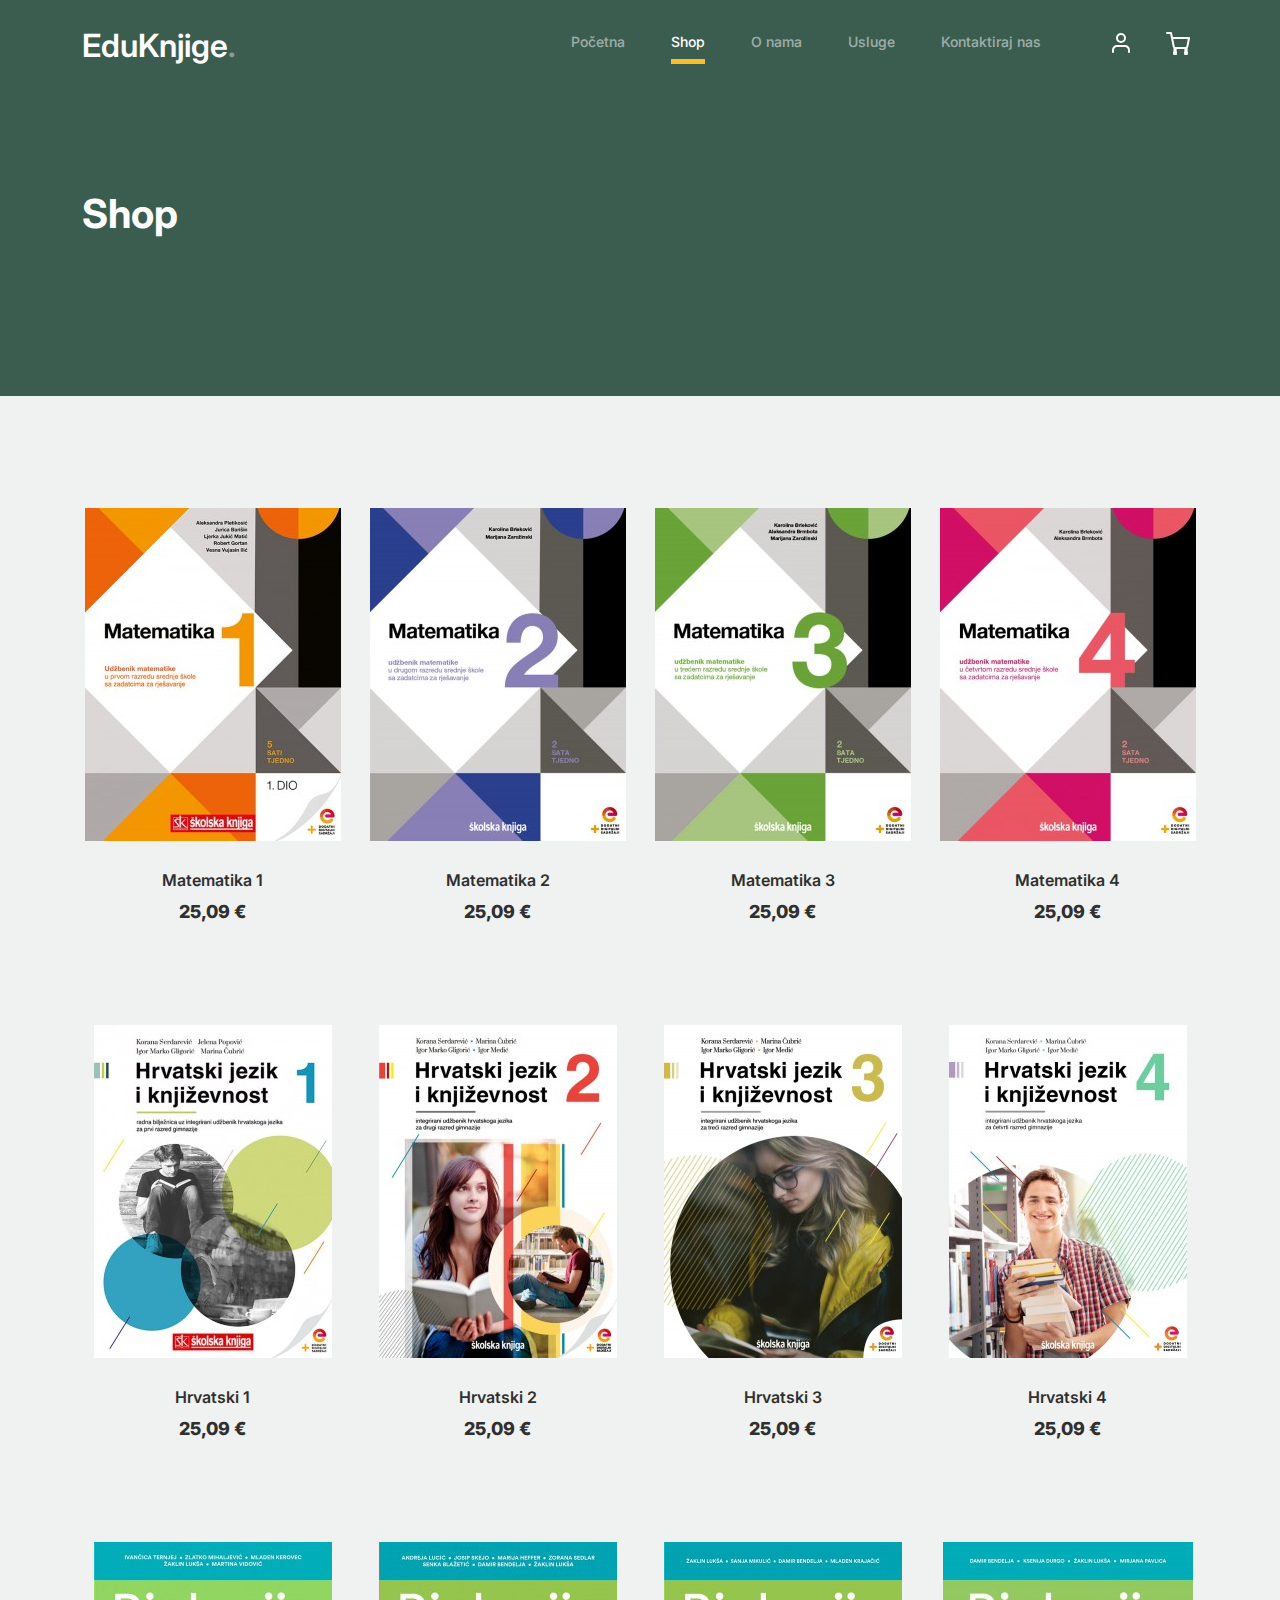
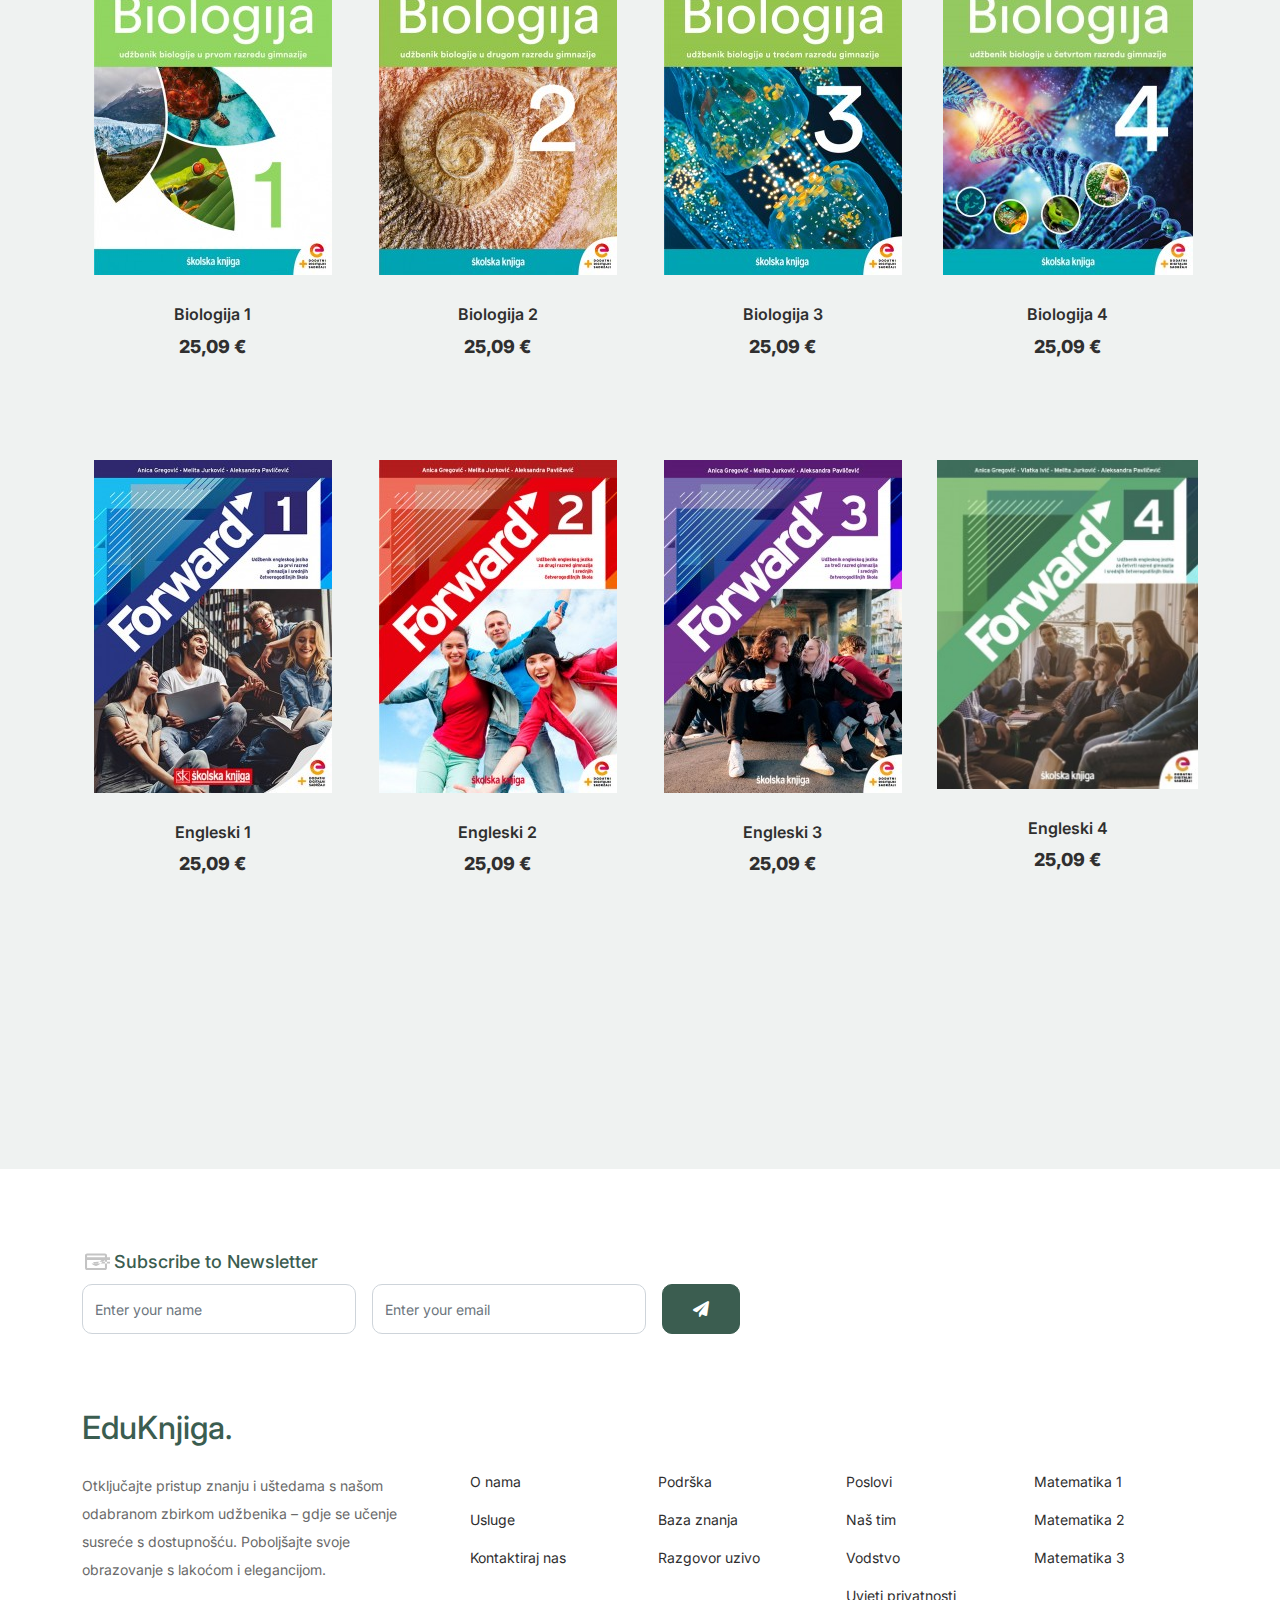
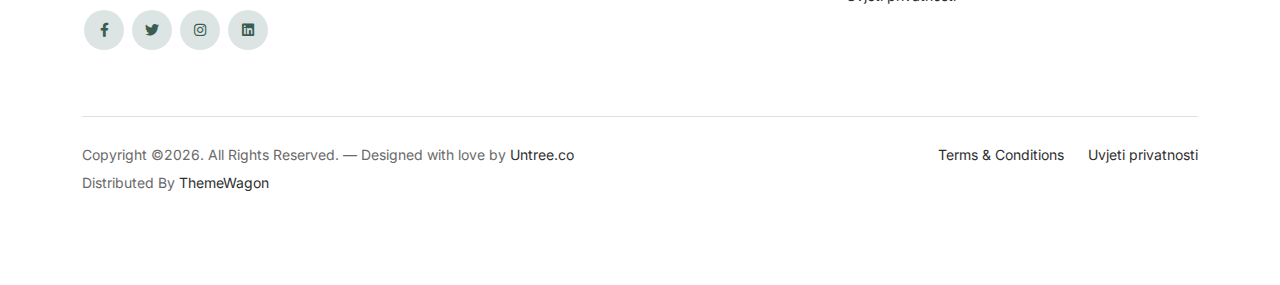
<file: shop.html>
<!-- /*
* Bootstrap 5
* Template Name: EduKnjiga
* Template Author: Untree.co
* Template URI: https://untree.co/
* License: https://creativecommons.org/licenses/by/3.0/
*/ -->
<!doctype html>
<html lang="en">
<head>
  <meta charset="utf-8">
  <meta name="viewport" content="width=device-width, initial-scale=1, shrink-to-fit=no">
  <meta name="author" content="Untree.co">
  <link rel="shortcut icon" href="favicon.png">

  <meta name="description" content="" />
  <meta name="keywords" content="bootstrap, bootstrap4" />

		<!-- Bootstrap CSS -->
		<link href="css/bootstrap.min.css" rel="stylesheet">
		<link href="https://cdnjs.cloudflare.com/ajax/libs/font-awesome/6.0.0-beta3/css/all.min.css" rel="stylesheet">
		<link href="css/tiny-slider.css" rel="stylesheet">
		<link href="css/style.css" rel="stylesheet">
		<title>Prodaja Udzbenika - EduKnjige </title>
	</head>

	<body>

		<!-- Start Header/Navigation -->
		<nav class="custom-navbar navbar navbar navbar-expand-md navbar-dark bg-dark" arial-label="EduKnjiga navigation bar">

			<div class="container">
				<a class="navbar-brand" href="index.html">EduKnjige<span>.</span></a>

				<button class="navbar-toggler" type="button" data-bs-toggle="collapse" data-bs-target="#navbarsEduKnjiga" aria-controls="navbarsEduKnjiga" aria-expanded="false" aria-label="Toggle navigation">
					<span class="navbar-toggler-icon"></span>
				</button>

				<div class="collapse navbar-collapse" id="navbarsEduKnjiga">
					<ul class="custom-navbar-nav navbar-nav ms-auto mb-2 mb-md-0">
						<li class="nav-item ">
							<a class="nav-link" href="index.html">Početna</a>
						</li>
						<li class="active"><a class="nav-link" href="shop.html">Shop</a></li>
						<li><a class="nav-link" href="about.html">O nama</a></li>
						<li><a class="nav-link" href="Usluge.html">Usluge</a></li>
						<li><a class="nav-link" href="contact.html">Kontaktiraj nas</a></li>
					</ul>

					<ul class="custom-navbar-cta navbar-nav mb-2 mb-md-0 ms-5">
						<li><a class="nav-link" href="#"><img src="images/user.svg"></a></li>
						<li><a class="nav-link" href="cart.html"><img src="images/cart.svg"></a></li>
					</ul>
				</div>
			</div>
				
		</nav>
		<!-- End Header/Navigation -->

		<!-- Start Hero Section -->
			<div class="hero">
				<div class="container">
					<div class="row justify-content-between">
						<div class="col-lg-5">
							<div class="intro-excerpt">
								<h1>Shop</h1>
							</div>
						</div>
						<div class="col-lg-7">
							
						</div>
					</div>
				</div>
			</div>
		<!-- End Hero Section -->

		

		<div class="untree_co-section product-section before-footer-section">
		    <div class="container">
		      	<div class="row">

		      		<!-- Start Column 1 -->
					<div class="col-12 col-md-4 col-lg-3 mb-5 mb-md-0">
						<a class="product-item" href="cart.html">
							<img src="images/mat1.jpg" class="img-fluid product-thumbnail">
							<h3 class="product-title">Matematika 1</h3>
							<strong class="product-price">25,09 €</strong>

							<span class="icon-cross">
								<img src="images/cross.svg" class="img-fluid">
							</span>
						</a>
					</div> 
					<!-- End Column 1 -->
						
					<!-- Start Column 2 -->
					<div class="col-12 col-md-4 col-lg-3 mb-5 mb-md-0">
						<a class="product-item" href="cart.html">
							<img src="images/mat2.jpg" class="img-fluid product-thumbnail">
							<h3 class="product-title">Matematika 2</h3>
							<strong class="product-price">25,09 €</strong>

							<span class="icon-cross">
								<img src="images/cross.svg" class="img-fluid">
							</span>
						</a>
					</div>
					<!-- End Column 2 -->

					<!-- Start Column 3 -->
					<div class="col-12 col-md-4 col-lg-3 mb-5 mb-md-0">
						<a class="product-item" href="cart.html">
							<img src="images/mat3.jpg" class="img-fluid product-thumbnail">
							<h3 class="product-title">Matematika 3</h3>
							<strong class="product-price">25,09 €</strong>

							<span class="icon-cross">
								<img src="images/cross.svg" class="img-fluid">
							</span>
						</a>
					</div>
					<!-- End Column 3 -->

					<!-- Start Column 4 -->
					<div class="col-12 col-md-4 col-lg-3 mb-5 mb-md-0">
						<a class="product-item" href="cart.html">
							<img src="images/mat4.jpg" class="img-fluid product-thumbnail">
							<h3 class="product-title">Matematika 4</h3>
							<strong class="product-price">25,09 €</strong>

							<span class="icon-cross">
								<img src="images/cross.svg" class="img-fluid">
							</span>
						</a>
					</div>
					<!-- End Column 4 -->


					<!-- Start Column 1 -->
					<div class="col-12 col-md-4 col-lg-3 mb-5 mb-md-0">
						<a class="product-item" href="cart.html">
							<img src="images/hrv1.jpg" class="img-fluid product-thumbnail">
							<h3 class="product-title">Hrvatski 1</h3>
							<strong class="product-price">25,09 €</strong>

							<span class="icon-cross">
								<img src="images/cross.svg" class="img-fluid">
							</span>
						</a>
					</div> 
					<!-- End Column 1 -->
						
					<!-- Start Column 2 -->
					<div class="col-12 col-md-4 col-lg-3 mb-5 mb-md-0">
						<a class="product-item" href="cart.html">
							<img src="images/hrv2.jpg" class="img-fluid product-thumbnail">
							<h3 class="product-title">Hrvatski 2</h3>
							<strong class="product-price">25,09 €</strong>

							<span class="icon-cross">
								<img src="images/cross.svg" class="img-fluid">
							</span>
						</a>
					</div>
					<!-- End Column 2 -->

					<!-- Start Column 3 -->
					<div class="col-12 col-md-4 col-lg-3 mb-5 mb-md-0">
						<a class="product-item" href="cart.html">
							<img src="images/hrv3.jpg" class="img-fluid product-thumbnail">
							<h3 class="product-title">Hrvatski 3</h3>
							<strong class="product-price">25,09 €</strong>

							<span class="icon-cross">
								<img src="images/cross.svg" class="img-fluid">
							</span>
						</a>
					</div>
					<!-- End Column 3 -->

					<!-- Start Column 4 -->
					<div class="col-12 col-md-4 col-lg-3 mb-5 mb-md-0">
						<a class="product-item" href="cart.html">
							<img src="images/hrv4.jpg" class="img-fluid product-thumbnail">
							<h3 class="product-title">Hrvatski 4</h3>
							<strong class="product-price">25,09 €</strong>

							<span class="icon-cross">
								<img src="images/cross.svg" class="img-fluid">
							</span>
						</a>
					</div>
					<!-- End Column 4 -->

					<!-- Start Column 1 -->
					<div class="col-12 col-md-4 col-lg-3 mb-5 mb-md-0">
						<a class="product-item" href="cart.html">
							<img src="images/bio1.jpg" class="img-fluid product-thumbnail">
							<h3 class="product-title">Biologija 1</h3>
							<strong class="product-price">25,09 €</strong>

							<span class="icon-cross">
								<img src="images/cross.svg" class="img-fluid">
							</span>
						</a>
					</div> 
					<!-- End Column 1 -->
						
					<!-- Start Column 2 -->
					<div class="col-12 col-md-4 col-lg-3 mb-5 mb-md-0">
						<a class="product-item" href="cart.html">
							<img src="images/bio2.jpg" class="img-fluid product-thumbnail">
							<h3 class="product-title">Biologija 2</h3>
							<strong class="product-price">25,09 €</strong>

							<span class="icon-cross">
								<img src="images/cross.svg" class="img-fluid">
							</span>
						</a>
					</div>
					<!-- End Column 2 -->

					<!-- Start Column 3 -->
					<div class="col-12 col-md-4 col-lg-3 mb-5 mb-md-0">
						<a class="product-item" href="cart.html">
							<img src="images/bio3.jpg" class="img-fluid product-thumbnail">
							<h3 class="product-title">Biologija 3</h3>
							<strong class="product-price">25,09 €</strong>

							<span class="icon-cross">
								<img src="images/cross.svg" class="img-fluid">
							</span>
						</a>
					</div>
					<!-- End Column 3 -->

					<!-- Start Column 4 -->
					<div class="col-12 col-md-4 col-lg-3 mb-5 mb-md-0">
						<a class="product-item" href="cart.html">
							<img src="images/bio4.jpg" class="img-fluid product-thumbnail">
							<h3 class="product-title">Biologija 4</h3>
							<strong class="product-price">25,09 €</strong>

							<span class="icon-cross">
								<img src="images/cross.svg" class="img-fluid">
							</span>
						</a>
					</div>
					<!-- End Column 4 -->

		      		<!-- Start Column 1 -->
					  <div class="col-12 col-md-4 col-lg-3 mb-5 mb-md-0">
						<a class="product-item" href="cart.html">
							<img src="images/eng1.jpg" class="img-fluid product-thumbnail">
							<h3 class="product-title">Engleski 1</h3>
							<strong class="product-price">25,09 €</strong>

							<span class="icon-cross">
								<img src="images/cross.svg" class="img-fluid">
							</span>
						</a>
					</div> 
					<!-- End Column 1 -->
						
					<!-- Start Column 2 -->
					<div class="col-12 col-md-4 col-lg-3 mb-5 mb-md-0">
						<a class="product-item" href="cart.html">
							<img src="images/eng2.jpg" class="img-fluid product-thumbnail">
							<h3 class="product-title">Engleski 2</h3>
							<strong class="product-price">25,09 €</strong>

							<span class="icon-cross">
								<img src="images/cross.svg" class="img-fluid">
							</span>
						</a>
					</div>
					<!-- End Column 2 -->

					<!-- Start Column 3 -->
					<div class="col-12 col-md-4 col-lg-3 mb-5 mb-md-0">
						<a class="product-item" href="cart.html">
							<img src="images/eng3.jpg" class="img-fluid product-thumbnail">
							<h3 class="product-title">Engleski 3</h3>
							<strong class="product-price">25,09 €</strong>

							<span class="icon-cross">
								<img src="images/cross.svg" class="img-fluid">
							</span>
						</a>
					</div>
					<!-- End Column 3 -->

					<!-- Start Column 4 -->
					<div class="col-12 col-md-4 col-lg-3 mb-5 mb-md-0">
						<a class="product-item" href="cart.html">
							<img src="images/eng4.jpg" class="img-fluid product-thumbnail">
							<h3 class="product-title">Engleski 4</h3>
							<strong class="product-price">25,09 €</strong>

							<span class="icon-cross">
								<img src="images/cross.svg" class="img-fluid">
							</span>
						</a>
					</div>
					<!-- End Column 4 -->

		      	</div>
		    </div>
		</div>


		<!-- Start Footer Section -->
		<footer class="footer-section">
			<div class="container relative">

				<div class="row">
					<div class="col-lg-8">
						<div class="subscription-form">
							<h3 class="d-flex align-items-center"><span class="me-1"><img src="images/envelope-outline.svg" alt="Image" class="img-fluid"></span><span>Subscribe to Newsletter</span></h3>

							<form action="#" class="row g-3">
								<div class="col-auto">
									<input type="text" class="form-control" placeholder="Enter your name">
								</div>
								<div class="col-auto">
									<input type="email" class="form-control" placeholder="Enter your email">
								</div>
								<div class="col-auto">
									<button class="btn btn-primary">
										<span class="fa fa-paper-plane"></span>
									</button>
								</div>
							</form>

						</div>
					</div>
				</div>

				<div class="row g-5 mb-5">
					<div class="col-lg-4">
						<div class="mb-4 footer-logo-wrap"><a href="#" class="footer-logo">EduKnjiga<span>.</span></a></div>
						<p class="mb-4">Otključajte pristup znanju i uštedama s našom odabranom zbirkom udžbenika – gdje se učenje susreće s dostupnošću. Poboljšajte svoje obrazovanje s lakoćom i elegancijom.</p>

						<ul class="list-unstyled custom-social">
							<li><a href="#"><span class="fa fa-brands fa-facebook-f"></span></a></li>
							<li><a href="#"><span class="fa fa-brands fa-twitter"></span></a></li>
							<li><a href="#"><span class="fa fa-brands fa-instagram"></span></a></li>
							<li><a href="#"><span class="fa fa-brands fa-linkedin"></span></a></li>
						</ul>
					</div>

					<div class="col-lg-8">
						<div class="row links-wrap">
							<div class="col-6 col-sm-6 col-md-3">
								<ul class="list-unstyled">
									<li><a href="#">O nama</a></li>
									<li><a href="#">Usluge</a></li>
									<li><a href="#">Kontaktiraj nas</a></li>
								</ul>
							</div>

							<div class="col-6 col-sm-6 col-md-3">
								<ul class="list-unstyled">
									<li><a href="#">Podrška</a></li>
									<li><a href="#">Baza znanja</a></li>
									<li><a href="#">Razgovor uzivo</a></li>
								</ul>
							</div>

							<div class="col-6 col-sm-6 col-md-3">
								<ul class="list-unstyled">
									<li><a href="#">Poslovi</a></li>
									<li><a href="#">Naš tim</a></li>
									<li><a href="#">Vodstvo</a></li>
									<li><a href="#">Uvjeti privatnosti</a></li>
								</ul>
							</div>

							<div class="col-6 col-sm-6 col-md-3">
								<ul class="list-unstyled">
									<li><a href="#">Matematika 1</a></li>
									<li><a href="#">Matematika 2</a></li>
									<li><a href="#">Matematika 3</a></li>
								</ul>
							</div>
						</div>
					</div>

				</div>

				<div class="border-top copyright">
					<div class="row pt-4">
						<div class="col-lg-6">
							<p class="mb-2 text-center text-lg-start">Copyright &copy;<script>document.write(new Date().getFullYear());</script>. All Rights Reserved. &mdash; Designed with love by <a href="https://untree.co">Untree.co</a>  Distributed By <a href="https://themewagon.com">ThemeWagon</a> <!-- License information: https://untree.co/license/ -->
            </p>
						</div>

						<div class="col-lg-6 text-center text-lg-end">
							<ul class="list-unstyled d-inline-flex ms-auto">
								<li class="me-4"><a href="#">Terms &amp; Conditions</a></li>
								<li><a href="#">Uvjeti privatnosti</a></li>
							</ul>
						</div>

					</div>
				</div>

			</div>
		</footer>
		<!-- End Footer Section -->	


		<script src="js/bootstrap.bundle.min.js"></script>
		<script src="js/tiny-slider.js"></script>
		<script src="js/custom.js"></script>
	</body>

</html>
</file>
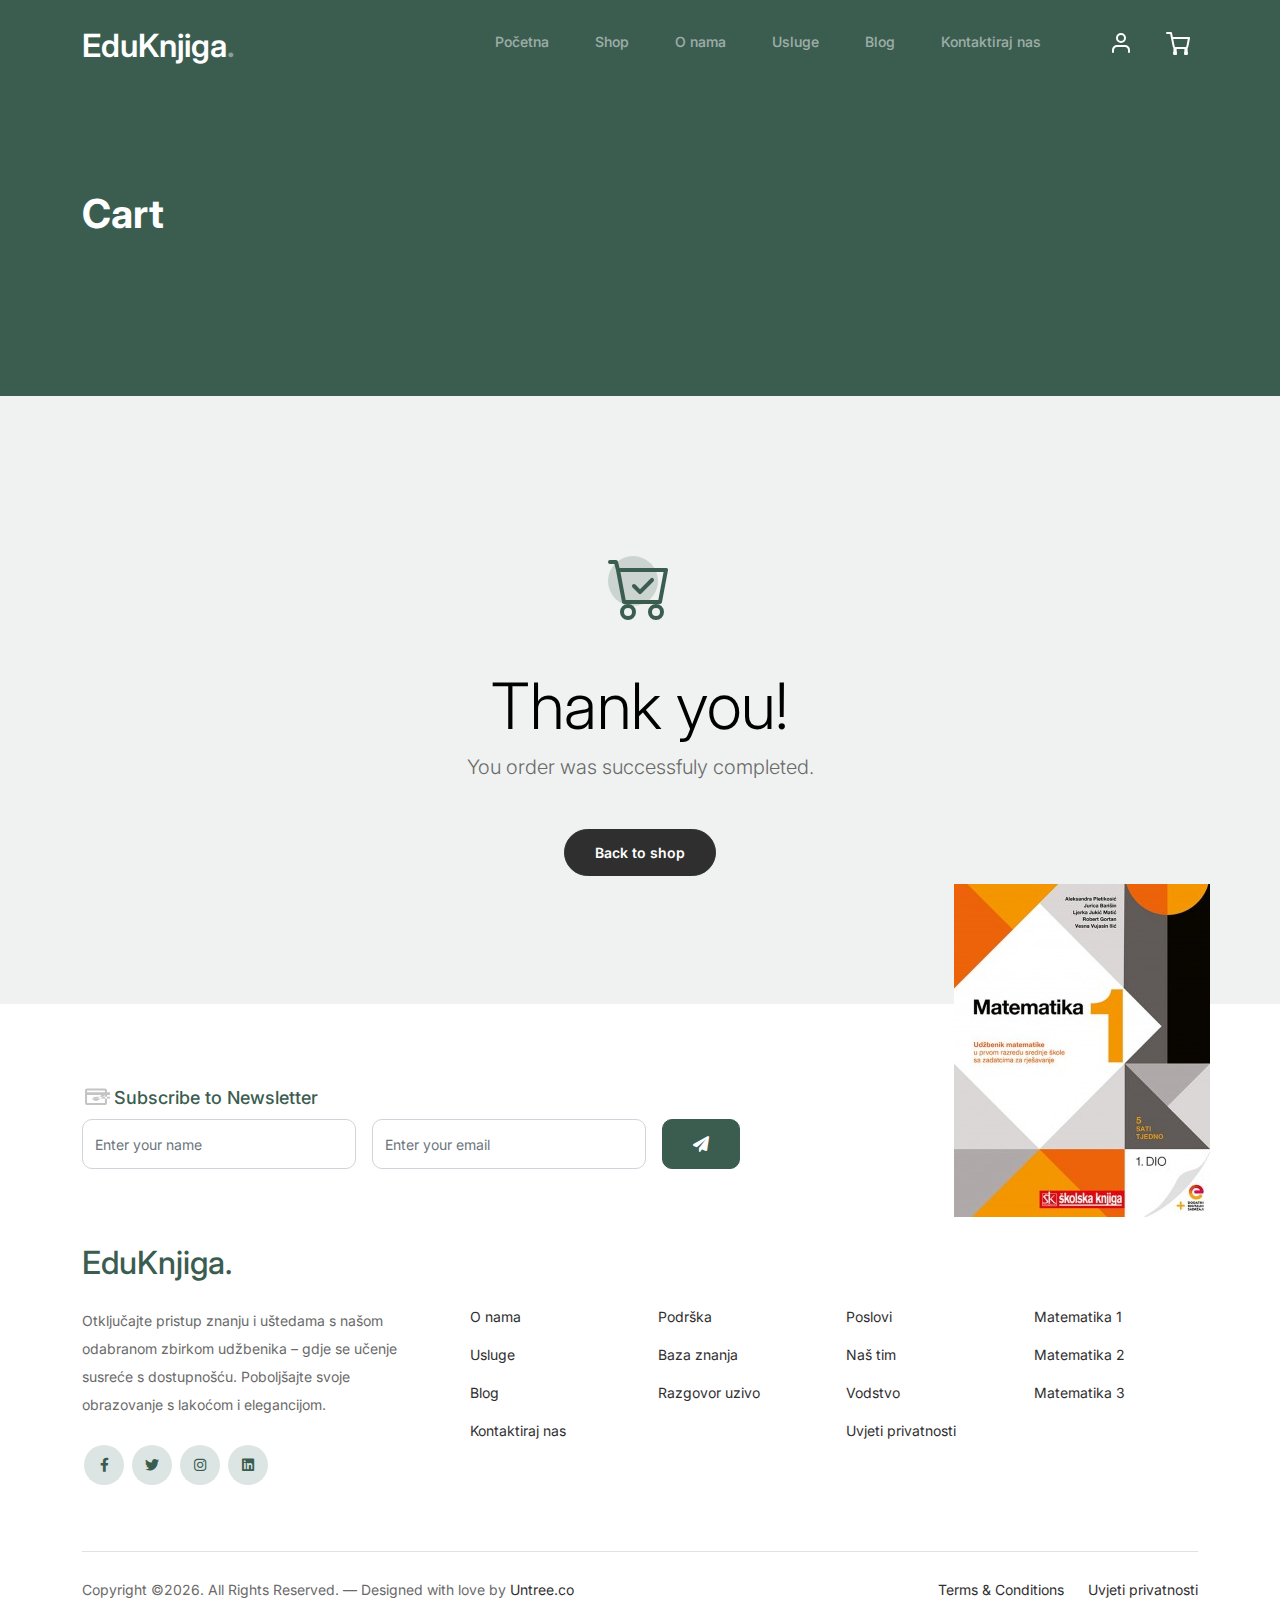
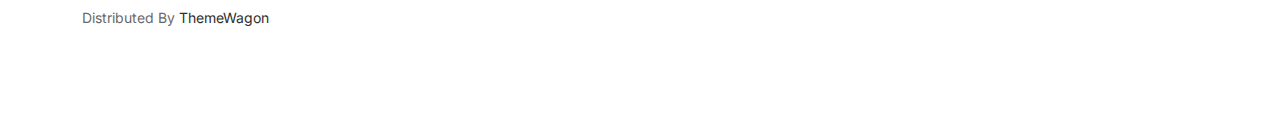
<file: thankyou.html>
<!-- /*
* Bootstrap 5
* Template Name: EduKnjiga
* Template Author: Untree.co
* Template URI: https://untree.co/
* License: https://creativecommons.org/licenses/by/3.0/
*/ -->
<!doctype html>
<html lang="en">
<head>
  <meta charset="utf-8">
  <meta name="viewport" content="width=device-width, initial-scale=1, shrink-to-fit=no">
  <meta name="author" content="Untree.co">
  <link rel="shortcut icon" href="favicon.png">

  <meta name="description" content="" />
  <meta name="keywords" content="bootstrap, bootstrap4" />

		<!-- Bootstrap CSS -->
		<link href="css/bootstrap.min.css" rel="stylesheet">
		<link href="https://cdnjs.cloudflare.com/ajax/libs/font-awesome/6.0.0-beta3/css/all.min.css" rel="stylesheet">
		<link href="css/tiny-slider.css" rel="stylesheet">
		<link href="css/style.css" rel="stylesheet">
		<title>EduKnjiga Free Bootstrap 5 Template for EduKnjigature and Interior Design Websites by Untree.co </title>
	</head>

	<body>

		<!-- Start Header/Navigation -->
		<nav class="custom-navbar navbar navbar navbar-expand-md navbar-dark bg-dark" arial-label="EduKnjiga navigation bar">

			<div class="container">
				<a class="navbar-brand" href="index.html">EduKnjiga<span>.</span></a>

				<button class="navbar-toggler" type="button" data-bs-toggle="collapse" data-bs-target="#navbarsEduKnjiga" aria-controls="navbarsEduKnjiga" aria-expanded="false" aria-label="Toggle navigation">
					<span class="navbar-toggler-icon"></span>
				</button>

				<div class="collapse navbar-collapse" id="navbarsEduKnjiga">
					<ul class="custom-navbar-nav navbar-nav ms-auto mb-2 mb-md-0">
						<li class="nav-item ">
							<a class="nav-link" href="index.html">Početna</a>
						</li>
						<li><a class="nav-link" href="shop.html">Shop</a></li>
						<li><a class="nav-link" href="about.html">O nama</a></li>
						<li><a class="nav-link" href="Usluge.html">Usluge</a></li>
						<li><a class="nav-link" href="blog.html">Blog</a></li>
						<li><a class="nav-link" href="contact.html">Kontaktiraj nas</a></li>
					</ul>

					<ul class="custom-navbar-cta navbar-nav mb-2 mb-md-0 ms-5">
						<li><a class="nav-link" href="#"><img src="images/user.svg"></a></li>
						<li><a class="nav-link" href="cart.html"><img src="images/cart.svg"></a></li>
					</ul>
				</div>
			</div>
				
		</nav>
		<!-- End Header/Navigation -->

		<!-- Start Hero Section -->
			<div class="hero">
				<div class="container">
					<div class="row justify-content-between">
						<div class="col-lg-5">
							<div class="intro-excerpt">
								<h1>Cart</h1>
							</div>
						</div>
						<div class="col-lg-7">
							
						</div>
					</div>
				</div>
			</div>
		<!-- End Hero Section -->

		

		<div class="untree_co-section">
    <div class="container">
      <div class="row">
        <div class="col-md-12 text-center pt-5">
          <span class="display-3 thankyou-icon text-primary">
            <svg width="1em" height="1em" viewBox="0 0 16 16" class="bi bi-cart-check mb-5" fill="currentColor" xmlns="http://www.w3.org/2000/svg">
              <path fill-rule="evenodd" d="M11.354 5.646a.5.5 0 0 1 0 .708l-3 3a.5.5 0 0 1-.708 0l-1.5-1.5a.5.5 0 1 1 .708-.708L8 8.293l2.646-2.647a.5.5 0 0 1 .708 0z"/>
              <path fill-rule="evenodd" d="M0 1.5A.5.5 0 0 1 .5 1H2a.5.5 0 0 1 .485.379L2.89 3H14.5a.5.5 0 0 1 .491.592l-1.5 8A.5.5 0 0 1 13 12H4a.5.5 0 0 1-.491-.408L2.01 3.607 1.61 2H.5a.5.5 0 0 1-.5-.5zM3.102 4l1.313 7h8.17l1.313-7H3.102zM5 12a2 2 0 1 0 0 4 2 2 0 0 0 0-4zm7 0a2 2 0 1 0 0 4 2 2 0 0 0 0-4zm-7 1a1 1 0 1 0 0 2 1 1 0 0 0 0-2zm7 0a1 1 0 1 0 0 2 1 1 0 0 0 0-2z"/>
            </svg>
          </span>
          <h2 class="display-3 text-black">Thank you!</h2>
          <p class="lead mb-5">You order was successfuly completed.</p>
          <p><a href="shop.html" class="btn btn-sm btn-outline-black">Back to shop</a></p>
        </div>
      </div>
    </div>
  </div>

		<!-- Start Footer Section -->
		<footer class="footer-section">
			<div class="container relative">

				<div class="sofa-img">
					<img src="images/mat1.jpg" alt="Image" class="img-fluid">
				</div>

				<div class="row">
					<div class="col-lg-8">
						<div class="subscription-form">
							<h3 class="d-flex align-items-center"><span class="me-1"><img src="images/envelope-outline.svg" alt="Image" class="img-fluid"></span><span>Subscribe to Newsletter</span></h3>

							<form action="#" class="row g-3">
								<div class="col-auto">
									<input type="text" class="form-control" placeholder="Enter your name">
								</div>
								<div class="col-auto">
									<input type="email" class="form-control" placeholder="Enter your email">
								</div>
								<div class="col-auto">
									<button class="btn btn-primary">
										<span class="fa fa-paper-plane"></span>
									</button>
								</div>
							</form>

						</div>
					</div>
				</div>

				<div class="row g-5 mb-5">
					<div class="col-lg-4">
						<div class="mb-4 footer-logo-wrap"><a href="#" class="footer-logo">EduKnjiga<span>.</span></a></div>
						<p class="mb-4">Otključajte pristup znanju i uštedama s našom odabranom zbirkom udžbenika – gdje se učenje susreće s dostupnošću. Poboljšajte svoje obrazovanje s lakoćom i elegancijom.</p>

						<ul class="list-unstyled custom-social">
							<li><a href="#"><span class="fa fa-brands fa-facebook-f"></span></a></li>
							<li><a href="#"><span class="fa fa-brands fa-twitter"></span></a></li>
							<li><a href="#"><span class="fa fa-brands fa-instagram"></span></a></li>
							<li><a href="#"><span class="fa fa-brands fa-linkedin"></span></a></li>
						</ul>
					</div>

					<div class="col-lg-8">
						<div class="row links-wrap">
							<div class="col-6 col-sm-6 col-md-3">
								<ul class="list-unstyled">
									<li><a href="#">O nama</a></li>
									<li><a href="#">Usluge</a></li>
									<li><a href="#">Blog</a></li>
									<li><a href="#">Kontaktiraj nas</a></li>
								</ul>
							</div>

							<div class="col-6 col-sm-6 col-md-3">
								<ul class="list-unstyled">
									<li><a href="#">Podrška</a></li>
									<li><a href="#">Baza znanja</a></li>
									<li><a href="#">Razgovor uzivo</a></li>
								</ul>
							</div>

							<div class="col-6 col-sm-6 col-md-3">
								<ul class="list-unstyled">
									<li><a href="#">Poslovi</a></li>
									<li><a href="#">Naš tim</a></li>
									<li><a href="#">Vodstvo</a></li>
									<li><a href="#">Uvjeti privatnosti</a></li>
								</ul>
							</div>

							<div class="col-6 col-sm-6 col-md-3">
								<ul class="list-unstyled">
									<li><a href="#">Matematika 1</a></li>
									<li><a href="#">Matematika 2</a></li>
									<li><a href="#">Matematika 3</a></li>
								</ul>
							</div>
						</div>
					</div>

				</div>

				<div class="border-top copyright">
					<div class="row pt-4">
						<div class="col-lg-6">
							<p class="mb-2 text-center text-lg-start">Copyright &copy;<script>document.write(new Date().getFullYear());</script>. All Rights Reserved. &mdash; Designed with love by <a href="https://untree.co">Untree.co</a> Distributed By <a href="https://themewagon.com">ThemeWagon</a> <!-- License information: https://untree.co/license/ -->
            </p>
						</div>

						<div class="col-lg-6 text-center text-lg-end">
							<ul class="list-unstyled d-inline-flex ms-auto">
								<li class="me-4"><a href="#">Terms &amp; Conditions</a></li>
								<li><a href="#">Uvjeti privatnosti</a></li>
							</ul>
						</div>

					</div>
				</div>

			</div>
		</footer>
		<!-- End Footer Section -->	


		<script src="js/bootstrap.bundle.min.js"></script>
		<script src="js/tiny-slider.js"></script>
		<script src="js/custom.js"></script>
	</body>

</html>
</file>
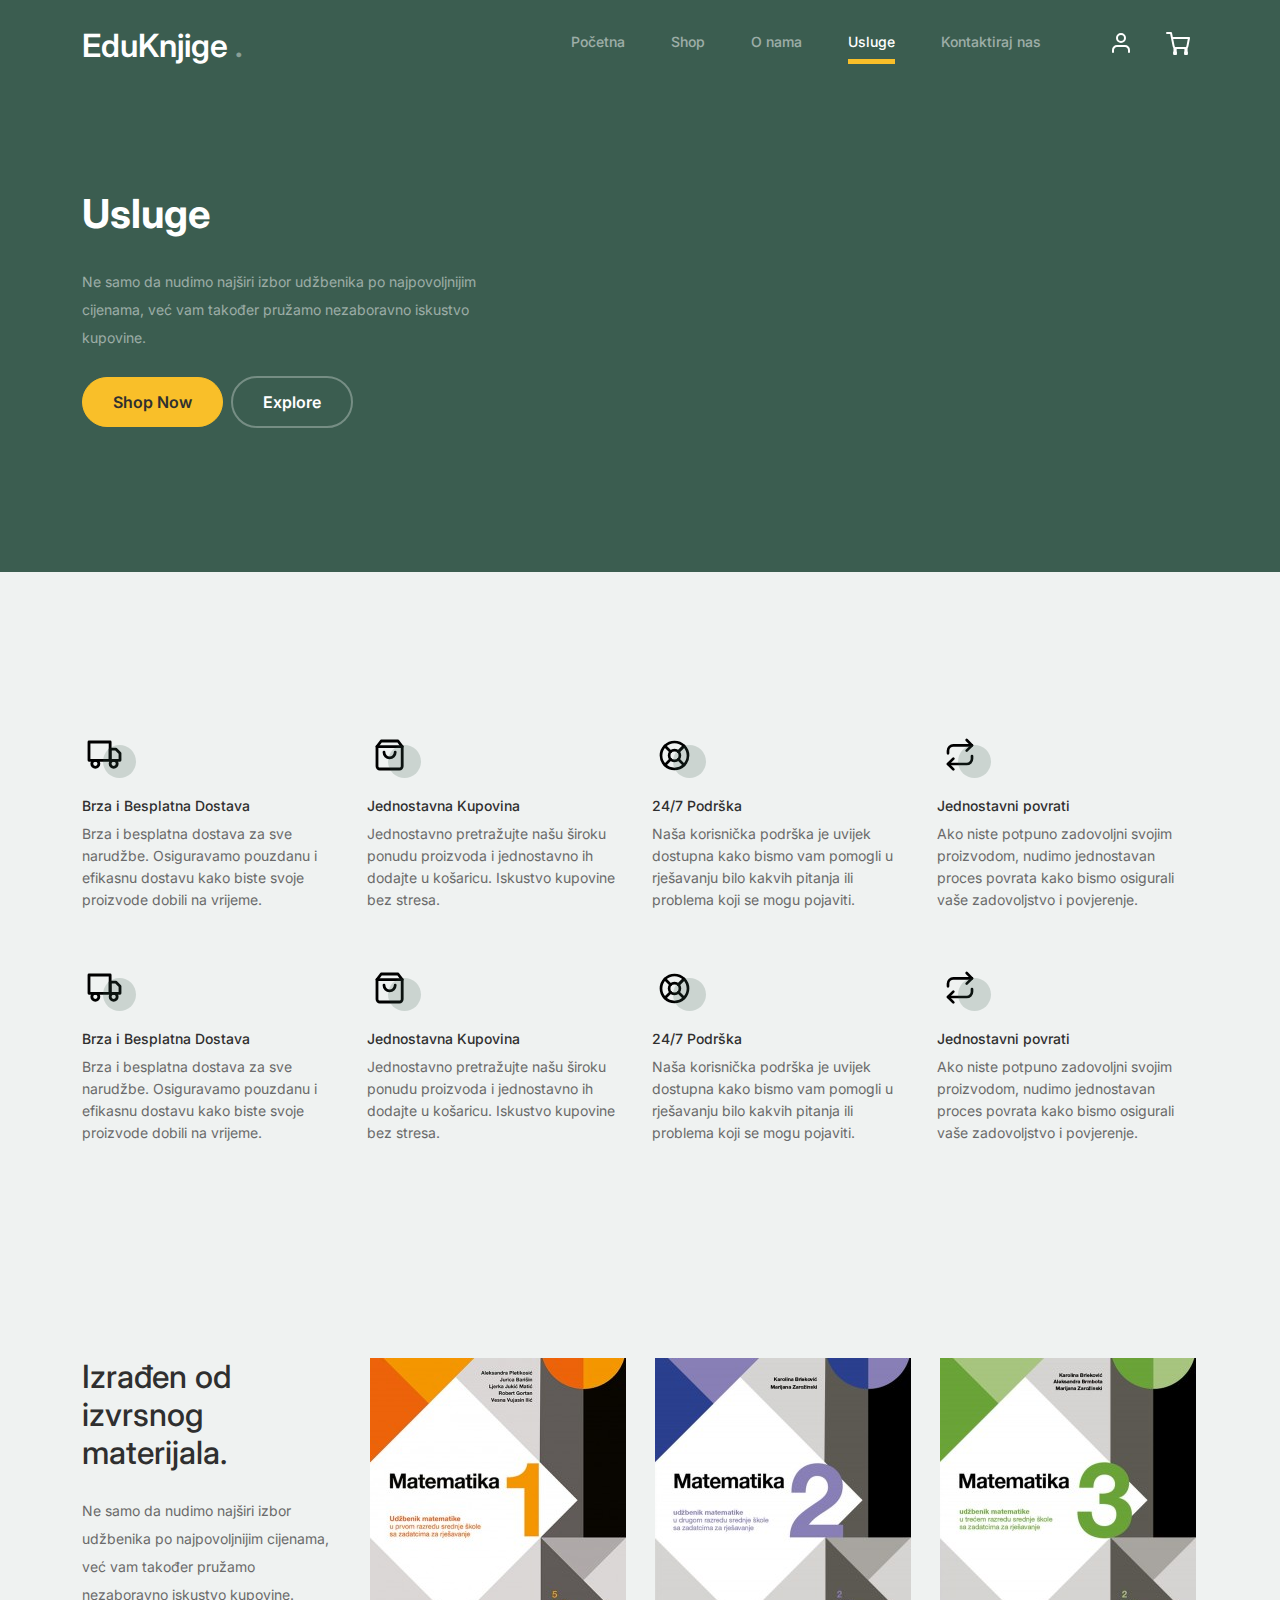
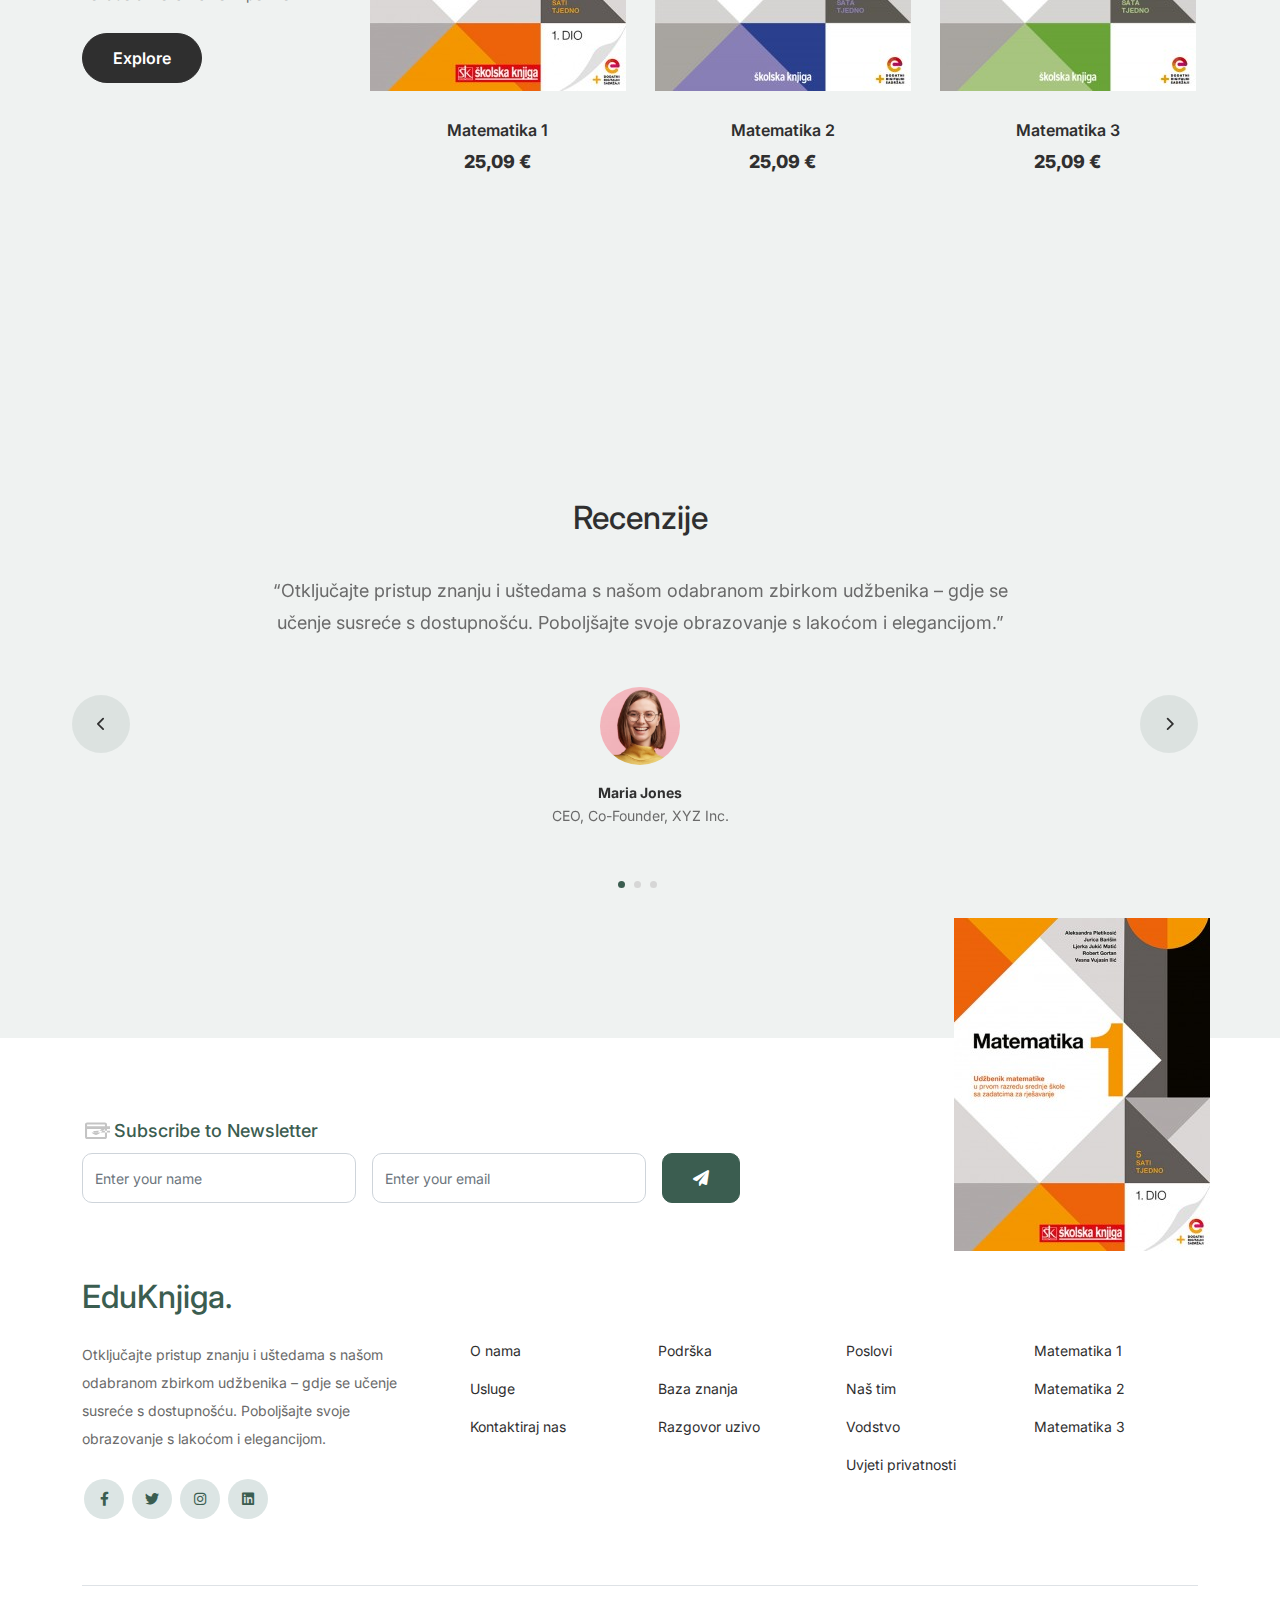
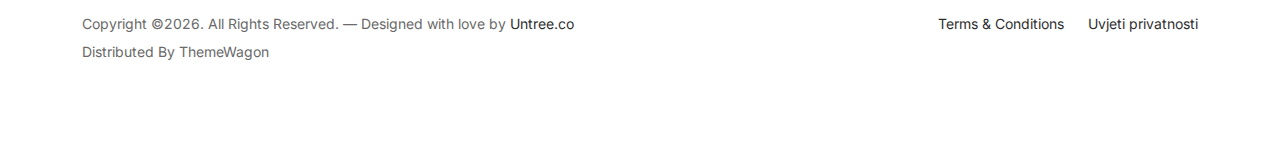
<file: Usluge.html>
<!-- /*
* Bootstrap 5
* Template Name: EduKnjiga
* Template Author: Untree.co
* Template URI: https://untree.co/
* License: https://creativecommons.org/licenses/by/3.0/
*/ -->
<!doctype html>
<html lang="en">
<head>
  <meta charset="utf-8">
  <meta name="viewport" content="width=device-width, initial-scale=1, shrink-to-fit=no">
  <meta name="author" content="Untree.co">
  <link rel="shortcut icon" href="favicon.png">

  <meta name="description" content="" />
  <meta name="keywords" content="bootstrap, bootstrap4" />

		<!-- Bootstrap CSS -->
		<link href="css/bootstrap.min.css" rel="stylesheet">
		<link href="https://cdnjs.cloudflare.com/ajax/libs/font-awesome/6.0.0-beta3/css/all.min.css" rel="stylesheet">
		<link href="css/tiny-slider.css" rel="stylesheet">
		<link href="css/style.css" rel="stylesheet">
		<title>Prodaja Udzbenika - EduKnjige </title>
	</head>

	<body>

		<!-- Start Header/Navigation -->
		<nav class="custom-navbar navbar navbar navbar-expand-md navbar-dark bg-dark" arial-label="EduKnjiga navigation bar">

			<div class="container">
				<a class="navbar-brand" href="index.html">EduKnjige <span>.</span></a>

				<button class="navbar-toggler" type="button" data-bs-toggle="collapse" data-bs-target="#navbarsEduKnjiga" aria-controls="navbarsEduKnjiga" aria-expanded="false" aria-label="Toggle navigation">
					<span class="navbar-toggler-icon"></span>
				</button>

				<div class="collapse navbar-collapse" id="navbarsEduKnjiga">
					<ul class="custom-navbar-nav navbar-nav ms-auto mb-2 mb-md-0">
						<li class="nav-item">
							<a class="nav-link" href="index.html">Početna</a>
						</li>
						<li><a class="nav-link" href="shop.html">Shop</a></li>
						<li><a class="nav-link" href="about.html">O nama</a></li>
						<li class="active"><a class="nav-link" href="Usluge.html">Usluge</a></li>
						<li><a class="nav-link" href="contact.html">Kontaktiraj nas</a></li>
					</ul>

					<ul class="custom-navbar-cta navbar-nav mb-2 mb-md-0 ms-5">
						<li><a class="nav-link" href="#"><img src="images/user.svg"></a></li>
						<li><a class="nav-link" href="cart.html"><img src="images/cart.svg"></a></li>
					</ul>
				</div>
			</div>
				
		</nav>
		<!-- End Header/Navigation -->

		<!-- Start Hero Section -->
			<div class="hero">
				<div class="container">
					<div class="row justify-content-between">
						<div class="col-lg-5">
							<div class="intro-excerpt">
								<h1>Usluge</h1>
								<p class="mb-4">Ne samo da nudimo najširi izbor udžbenika po najpovoljnijim cijenama, već vam također pružamo nezaboravno iskustvo kupovine.</p>
								<p><a href="shop.html" class="btn btn-secondary me-2">Shop Now</a><a href="#" class="btn btn-white-outline">Explore</a></p>
							</div>
						</div>
						<div class="col-lg-7">
						</div>
					</div>
				</div>
			</div>
		<!-- End Hero Section -->

		

		<!-- Start Zašto izabrati nas Section -->
		<div class="why-choose-section">
			<div class="container">
				
				
				<div class="row my-5">
					<div class="col-6 col-md-6 col-lg-3 mb-4">
						<div class="feature">
							<div class="icon">
								<img src="images/truck.svg" alt="Image" class="imf-fluid">
							</div>
							<h3>Brza i Besplatna Dostava</h3>
							<p>Brza i besplatna dostava za sve narudžbe. Osiguravamo pouzdanu i efikasnu dostavu kako biste svoje proizvode dobili na vrijeme.</p>
						</div>
					</div>

					<div class="col-6 col-md-6 col-lg-3 mb-4">
						<div class="feature">
							<div class="icon">
								<img src="images/bag.svg" alt="Image" class="imf-fluid">
							</div>
							<h3>Jednostavna Kupovina</h3>
							<p>Jednostavno pretražujte našu široku ponudu proizvoda i jednostavno ih dodajte u košaricu. Iskustvo kupovine bez stresa.</p>
						</div>
					</div>

					<div class="col-6 col-md-6 col-lg-3 mb-4">
						<div class="feature">
							<div class="icon">
								<img src="images/support.svg" alt="Image" class="imf-fluid">
							</div>
							<h3>24/7 Podrška</h3>
							<p>Naša korisnička podrška je uvijek dostupna kako bismo vam pomogli u rješavanju bilo kakvih pitanja ili problema koji se mogu pojaviti.</p>
						</div>
					</div>

					<div class="col-6 col-md-6 col-lg-3 mb-4">
						<div class="feature">
							<div class="icon">
								<img src="images/return.svg" alt="Image" class="imf-fluid">
							</div>
							<h3>Jednostavni povrati</h3>
							<p>Ako niste potpuno zadovoljni svojim proizvodom, nudimo jednostavan proces povrata kako bismo osigurali vaše zadovoljstvo i povjerenje.</p>
						</div>
					</div>

					<div class="col-6 col-md-6 col-lg-3 mb-4">
						<div class="feature">
							<div class="icon">
								<img src="images/truck.svg" alt="Image" class="imf-fluid">
							</div>
							<h3>Brza i Besplatna Dostava</h3>
							<p>Brza i besplatna dostava za sve narudžbe. Osiguravamo pouzdanu i efikasnu dostavu kako biste svoje proizvode dobili na vrijeme.</p>
						</div>
					</div>

					<div class="col-6 col-md-6 col-lg-3 mb-4">
						<div class="feature">
							<div class="icon">
								<img src="images/bag.svg" alt="Image" class="imf-fluid">
							</div>
							<h3>Jednostavna Kupovina</h3>
							<p>Jednostavno pretražujte našu široku ponudu proizvoda i jednostavno ih dodajte u košaricu. Iskustvo kupovine bez stresa.</p>
						</div>
					</div>

					<div class="col-6 col-md-6 col-lg-3 mb-4">
						<div class="feature">
							<div class="icon">
								<img src="images/support.svg" alt="Image" class="imf-fluid">
							</div>
							<h3>24/7 Podrška</h3>
							<p>Naša korisnička podrška je uvijek dostupna kako bismo vam pomogli u rješavanju bilo kakvih pitanja ili problema koji se mogu pojaviti.</p>
						</div>
					</div>

					<div class="col-6 col-md-6 col-lg-3 mb-4">
						<div class="feature">
							<div class="icon">
								<img src="images/return.svg" alt="Image" class="imf-fluid">
							</div>
							<h3>Jednostavni povrati</h3>
							<p>Ako niste potpuno zadovoljni svojim proizvodom, nudimo jednostavan proces povrata kako bismo osigurali vaše zadovoljstvo i povjerenje.</p>
						</div>
					</div>

				</div>
			
			</div>
		</div>
		<!-- End Zašto izabrati nas Section -->

		<!-- Start Product Section -->
		<div class="product-section pt-0">
			<div class="container">
				<div class="row">

					<!-- Start Column 1 -->
					<div class="col-md-12 col-lg-3 mb-5 mb-lg-0">
						<h2 class="mb-4 section-title">Izrađen od izvrsnog materijala.</h2>
						<p class="mb-4">Ne samo da nudimo najširi izbor udžbenika po najpovoljnijim cijenama, već vam također pružamo nezaboravno iskustvo kupovine. </p>
						<p><a href="#" class="btn">Explore</a></p>
					</div> 
					<!-- End Column 1 -->

					<!-- Start Column 2 -->
					<div class="col-12 col-md-4 col-lg-3 mb-5 mb-md-0">
						<a class="product-item" href="cart.html">
							<img src="images/mat1.jpg" class="img-fluid product-thumbnail">
							<h3 class="product-title">Matematika 1</h3>
							<strong class="product-price">25,09 €</strong>

							<span class="icon-cross">
								<img src="images/cross.svg" class="img-fluid">
							</span> 
						</a>
					</div> 
					<!-- End Column 2 -->

					<!-- Start Column 3 -->
					<div class="col-12 col-md-4 col-lg-3 mb-5 mb-md-0">
						<a class="product-item" href="cart.html">
							<img src="images/mat2.jpg" class="img-fluid product-thumbnail">
							<h3 class="product-title">Matematika 2</h3>
							<strong class="product-price">25,09 €</strong>

							<span class="icon-cross">
								<img src="images/cross.svg" class="img-fluid">
							</span>
						</a>
					</div>
					<!-- End Column 3 -->

					<!-- Start Column 4 -->
					<div class="col-12 col-md-4 col-lg-3 mb-5 mb-md-0">
						<a class="product-item" href="cart.html">
							<img src="images/mat3.jpg" class="img-fluid product-thumbnail">
							<h3 class="product-title">Matematika 3</h3>
							<strong class="product-price">25,09 €</strong>

							<span class="icon-cross">
								<img src="images/cross.svg" class="img-fluid">
							</span>
						</a>
					</div>
					<!-- End Column 4 -->

				</div>
			</div>
		</div>
		<!-- End Product Section -->

		

		<!-- Start Testimonial Slider -->
		<div class="testimonial-section before-footer-section">
			<div class="container">
				<div class="row">
					<div class="col-lg-7 mx-auto text-center">
						<h2 class="section-title">Recenzije</h2>
					</div>
				</div>

				<div class="row justify-content-center">
					<div class="col-lg-12">
						<div class="testimonial-slider-wrap text-center">

							<div id="testimonial-nav">
								<span class="prev" data-controls="prev"><span class="fa fa-chevron-left"></span></span>
								<span class="next" data-controls="next"><span class="fa fa-chevron-right"></span></span>
							</div>

							<div class="testimonial-slider">
								
								<div class="item">
									<div class="row justify-content-center">
										<div class="col-lg-8 mx-auto">

											<div class="testimonial-block text-center">
												<blockquote class="mb-5">
													<p>&ldquo;Otključajte pristup znanju i uštedama s našom odabranom zbirkom udžbenika – gdje se učenje susreće s dostupnošću. Poboljšajte svoje obrazovanje s lakoćom i elegancijom.&rdquo;</p>
												</blockquote>

												<div class="author-info">
													<div class="author-pic">
														<img src="images/person-1.png" alt="Maria Jones" class="img-fluid">
													</div>
													<h3 class="font-weight-bold">Maria Jones</h3>
													<span class="position d-block mb-3">CEO, Co-Founder, XYZ Inc.</span>
												</div>
											</div>

										</div>
									</div>
								</div> 
								<!-- END item -->

								<div class="item">
									<div class="row justify-content-center">
										<div class="col-lg-8 mx-auto">

											<div class="testimonial-block text-center">
												<blockquote class="mb-5">
													<p>&ldquo;Otključajte pristup znanju i uštedama s našom odabranom zbirkom udžbenika – gdje se učenje susreće s dostupnošću. Poboljšajte svoje obrazovanje s lakoćom i elegancijom.&rdquo;</p>
												</blockquote>

												<div class="author-info">
													<div class="author-pic">
														<img src="images/person-1.png" alt="Maria Jones" class="img-fluid">
													</div>
													<h3 class="font-weight-bold">Maria Jones</h3>
													<span class="position d-block mb-3">CEO, Co-Founder, XYZ Inc.</span>
												</div>
											</div>

										</div>
									</div>
								</div> 
								<!-- END item -->

								<div class="item">
									<div class="row justify-content-center">
										<div class="col-lg-8 mx-auto">

											<div class="testimonial-block text-center">
												<blockquote class="mb-5">
													<p>&ldquo;Otključajte pristup znanju i uštedama s našom odabranom zbirkom udžbenika – gdje se učenje susreće s dostupnošću. Poboljšajte svoje obrazovanje s lakoćom i elegancijom.&rdquo;</p>
												</blockquote>

												<div class="author-info">
													<div class="author-pic">
														<img src="images/person-1.png" alt="Maria Jones" class="img-fluid">
													</div>
													<h3 class="font-weight-bold">Maria Jones</h3>
													<span class="position d-block mb-3">CEO, Co-Founder, XYZ Inc.</span>
												</div>
											</div>

										</div>
									</div>
								</div> 
								<!-- END item -->

							</div>

						</div>
					</div>
				</div>
			</div>
		</div>
		<!-- End Testimonial Slider -->

		

		<!-- Start Footer Section -->
		<footer class="footer-section">
			<div class="container relative">

				<div class="sofa-img">
					<img src="images/mat1.jpg" alt="Image" class="img-fluid">
				</div>

				<div class="row">
					<div class="col-lg-8">
						<div class="subscription-form">
							<h3 class="d-flex align-items-center"><span class="me-1"><img src="images/envelope-outline.svg" alt="Image" class="img-fluid"></span><span>Subscribe to Newsletter</span></h3>

							<form action="#" class="row g-3">
								<div class="col-auto">
									<input type="text" class="form-control" placeholder="Enter your name">
								</div>
								<div class="col-auto">
									<input type="email" class="form-control" placeholder="Enter your email">
								</div>
								<div class="col-auto">
									<button class="btn btn-primary">
										<span class="fa fa-paper-plane"></span>
									</button>
								</div>
							</form>

						</div>
					</div>
				</div>

				<div class="row g-5 mb-5">
					<div class="col-lg-4">
						<div class="mb-4 footer-logo-wrap"><a href="#" class="footer-logo">EduKnjiga<span>.</span></a></div>
						<p class="mb-4">Otključajte pristup znanju i uštedama s našom odabranom zbirkom udžbenika – gdje se učenje susreće s dostupnošću. Poboljšajte svoje obrazovanje s lakoćom i elegancijom.</p>

						<ul class="list-unstyled custom-social">
							<li><a href="#"><span class="fa fa-brands fa-facebook-f"></span></a></li>
							<li><a href="#"><span class="fa fa-brands fa-twitter"></span></a></li>
							<li><a href="#"><span class="fa fa-brands fa-instagram"></span></a></li>
							<li><a href="#"><span class="fa fa-brands fa-linkedin"></span></a></li>
						</ul>
					</div>

					<div class="col-lg-8">
						<div class="row links-wrap">
							<div class="col-6 col-sm-6 col-md-3">
								<ul class="list-unstyled">
									<li><a href="#">O nama</a></li>
									<li><a href="#">Usluge</a></li>
									<li><a href="#">Kontaktiraj nas</a></li>
								</ul>
							</div>

							<div class="col-6 col-sm-6 col-md-3">
								<ul class="list-unstyled">
									<li><a href="#">Podrška</a></li>
									<li><a href="#">Baza znanja</a></li>
									<li><a href="#">Razgovor uzivo</a></li>
								</ul>
							</div>

							<div class="col-6 col-sm-6 col-md-3">
								<ul class="list-unstyled">
									<li><a href="#">Poslovi</a></li>
									<li><a href="#">Naš tim</a></li>
									<li><a href="#">Vodstvo</a></li>
									<li><a href="#">Uvjeti privatnosti</a></li>
								</ul>
							</div>

							<div class="col-6 col-sm-6 col-md-3">
								<ul class="list-unstyled">
									<li><a href="#">Matematika 1</a></li>
									<li><a href="#">Matematika 2</a></li>
									<li><a href="#">Matematika 3</a></li>
								</ul>
							</div>
						</div>
					</div>

				</div>

				<div class="border-top copyright">
					<div class="row pt-4">
						<div class="col-lg-6">
							<p class="mb-2 text-center text-lg-start">Copyright &copy;<script>document.write(new Date().getFullYear());</script>. All Rights Reserved. &mdash; Designed with love by <a href="https://untree.co">Untree.co</a> Distributed By <a hreff="https://themewagon.com">ThemeWagon</a> <!-- License information: https://untree.co/license/ -->
            </p>
						</div>

						<div class="col-lg-6 text-center text-lg-end">
							<ul class="list-unstyled d-inline-flex ms-auto">
								<li class="me-4"><a href="#">Terms &amp; Conditions</a></li>
								<li><a href="#">Uvjeti privatnosti</a></li>
							</ul>
						</div>

					</div>
				</div>

			</div>
		</footer>
		<!-- End Footer Section -->	


		<script src="js/bootstrap.bundle.min.js"></script>
		<script src="js/tiny-slider.js"></script>
		<script src="js/custom.js"></script>
	</body>

</html>
</file>
<file: css/tiny-slider.css>
.tns-outer{padding:0 !important}.tns-outer [hidden]{display:none !important}.tns-outer [aria-controls],.tns-outer [data-action]{cursor:pointer}.tns-slider{-webkit-transition:all 0s;-moz-transition:all 0s;transition:all 0s}.tns-slider>.tns-item{-webkit-box-sizing:border-box;-moz-box-sizing:border-box;box-sizing:border-box}.tns-horizontal.tns-subpixel{white-space:nowrap}.tns-horizontal.tns-subpixel>.tns-item{display:inline-block;vertical-align:top;white-space:normal}.tns-horizontal.tns-no-subpixel:after{content:'';display:table;clear:both}.tns-horizontal.tns-no-subpixel>.tns-item{float:left}.tns-horizontal.tns-carousel.tns-no-subpixel>.tns-item{margin-right:-100%}.tns-no-calc{position:relative;left:0}.tns-gallery{position:relative;left:0;min-height:1px}.tns-gallery>.tns-item{position:absolute;left:-100%;-webkit-transition:transform 0s, opacity 0s;-moz-transition:transform 0s, opacity 0s;transition:transform 0s, opacity 0s}.tns-gallery>.tns-slide-active{position:relative;left:auto !important}.tns-gallery>.tns-moving{-webkit-transition:all 0.25s;-moz-transition:all 0.25s;transition:all 0.25s}.tns-autowidth{display:inline-block}.tns-lazy-img{-webkit-transition:opacity 0.6s;-moz-transition:opacity 0.6s;transition:opacity 0.6s;opacity:0.6}.tns-lazy-img.tns-complete{opacity:1}.tns-ah{-webkit-transition:height 0s;-moz-transition:height 0s;transition:height 0s}.tns-ovh{overflow:hidden}.tns-visually-hidden{position:absolute;left:-10000em}.tns-transparent{opacity:0;visibility:hidden}.tns-fadeIn{opacity:1;filter:alpha(opacity=100);z-index:0}.tns-normal,.tns-fadeOut{opacity:0;filter:alpha(opacity=0);z-index:-1}.tns-vpfix{white-space:nowrap}.tns-vpfix>div,.tns-vpfix>li{display:inline-block}.tns-t-subp2{margin:0 auto;width:310px;position:relative;height:10px;overflow:hidden}.tns-t-ct{width:2333.3333333%;width:-webkit-calc(100% * 70 / 3);width:-moz-calc(100% * 70 / 3);width:calc(100% * 70 / 3);position:absolute;right:0}.tns-t-ct:after{content:'';display:table;clear:both}.tns-t-ct>div{width:1.4285714%;width:-webkit-calc(100% / 70);width:-moz-calc(100% / 70);width:calc(100% / 70);height:10px;float:left}

/*# sourceMappingURL=sourcemaps/tiny-slider.css.map */
</file>
<file: css/style.css>
/*
* Template Name: UntreeStore
* Template Author: Untree.co
* Author URI: https://untree.co/
* License: https://creativecommons.org/licenses/by/3.0/
*/
@import url("https://fonts.googleapis.com/css2?family=Inter:wght@400;500;600;700;800&display=swap");
body {
  overflow-x: hidden;
  position: relative; }

body {
  font-family: "Inter", sans-serif;
  font-weight: 400;
  line-height: 28px;
  color: #6a6a6a;
  font-size: 14px;
  background-color: #eff2f1; }

a {
  text-decoration: none;
  -webkit-transition: .3s all ease;
  -o-transition: .3s all ease;
  transition: .3s all ease;
  color: #2f2f2f;
  text-decoration: underline; }
  a:hover {
    color: #2f2f2f;
    text-decoration: none; }
  a.more {
    font-weight: 600; }

.custom-navbar {
  background: #3b5d50 !important;
  padding-top: 20px;
  padding-bottom: 20px; }
  .custom-navbar .navbar-brand {
    font-size: 32px;
    font-weight: 600; }
    .custom-navbar .navbar-brand > span {
      opacity: .4; }
  .custom-navbar .navbar-toggler {
    border-color: transparent; }
    .custom-navbar .navbar-toggler:active, .custom-navbar .navbar-toggler:focus {
      -webkit-box-shadow: none;
      box-shadow: none;
      outline: none; }
  @media (min-width: 992px) {
    .custom-navbar .custom-navbar-nav li {
      margin-left: 15px;
      margin-right: 15px; } }
  .custom-navbar .custom-navbar-nav li a {
    font-weight: 500;
    color: #ffffff !important;
    opacity: .5;
    -webkit-transition: .3s all ease;
    -o-transition: .3s all ease;
    transition: .3s all ease;
    position: relative; }
    @media (min-width: 768px) {
      .custom-navbar .custom-navbar-nav li a:before {
        content: "";
        position: absolute;
        bottom: 0;
        left: 8px;
        right: 8px;
        background: #f9bf29;
        height: 5px;
        opacity: 1;
        visibility: visible;
        width: 0;
        -webkit-transition: .15s all ease-out;
        -o-transition: .15s all ease-out;
        transition: .15s all ease-out; } }
    .custom-navbar .custom-navbar-nav li a:hover {
      opacity: 1; }
      .custom-navbar .custom-navbar-nav li a:hover:before {
        width: calc(100% - 16px); }
  .custom-navbar .custom-navbar-nav li.active a {
    opacity: 1; }
    .custom-navbar .custom-navbar-nav li.active a:before {
      width: calc(100% - 16px); }
  .custom-navbar .custom-navbar-cta {
    margin-left: 0 !important;
    -webkit-box-orient: horizontal;
    -webkit-box-direction: normal;
    -ms-flex-direction: row;
    flex-direction: row; }
    @media (min-width: 768px) {
      .custom-navbar .custom-navbar-cta {
        margin-left: 40px !important; } }
    .custom-navbar .custom-navbar-cta li {
      margin-left: 0px;
      margin-right: 0px; }
      .custom-navbar .custom-navbar-cta li:first-child {
        margin-right: 20px; }

.hero {
  background: #3b5d50;
  padding: calc(4rem - 30px) 0 0rem 0; }
  @media (min-width: 768px) {
    .hero {
      padding: calc(4rem - 30px) 0 4rem 0; } }
  @media (min-width: 992px) {
    .hero {
      padding: calc(8rem - 30px) 0 8rem 0; } }
  .hero .intro-excerpt {
    position: relative;
    z-index: 4; }
    @media (min-width: 992px) {
      .hero .intro-excerpt {
        max-width: 450px; } }
  .hero h1 {
    font-weight: 700;
    color: #ffffff;
    margin-bottom: 30px; }
    @media (min-width: 1400px) {
      .hero h1 {
        font-size: 54px; } }
  .hero p {
    color: rgba(255, 255, 255, 0.5);
    margin-botom: 30px; }
  .hero .hero-img-wrap {
    position: relative; }
    .hero .hero-img-wrap img {
      position: relative;
      top: 0px;
      right: 0px;
      z-index: 2;
      max-width: 780px;
      left: -20px; }
      @media (min-width: 768px) {
        .hero .hero-img-wrap img {
          right: 0px;
          left: -100px; } }
      @media (min-width: 992px) {
        .hero .hero-img-wrap img {
          left: 0px;
          top: -80px;
          position: absolute;
          right: -50px; } }
      @media (min-width: 1200px) {
        .hero .hero-img-wrap img {
          left: 0px;
          top: -80px;
          right: -100px; } }
    .hero .hero-img-wrap:after {
      content: "";
      position: absolute;
      width: 255px;
      height: 217px;
      background-image: url("../images/dots-light.svg");
      background-size: contain;
      background-repeat: no-repeat;
      right: -100px;
      top: -0px; }
      @media (min-width: 1200px) {
        .hero .hero-img-wrap:after {
          top: -40px; } }

.btn {
  font-weight: 600;
  padding: 12px 30px;
  border-radius: 30px;
  color: #ffffff;
  background: #2f2f2f;
  border-color: #2f2f2f; }
  .btn:hover {
    color: #ffffff;
    background: #222222;
    border-color: #222222; }
  .btn:active, .btn:focus {
    outline: none !important;
    -webkit-box-shadow: none;
    box-shadow: none; }
  .btn.btn-primary {
    background: #3b5d50;
    border-color: #3b5d50; }
    .btn.btn-primary:hover {
      background: #314d43;
      border-color: #314d43; }
  .btn.btn-secondary {
    color: #2f2f2f;
    background: #f9bf29;
    border-color: #f9bf29; }
    .btn.btn-secondary:hover {
      background: #f8b810;
      border-color: #f8b810; }
  .btn.btn-white-outline {
    background: transparent;
    border-width: 2px;
    border-color: rgba(255, 255, 255, 0.3); }
    .btn.btn-white-outline:hover {
      border-color: white;
      color: #ffffff; }

.section-title {
  color: #2f2f2f; }

.product-section {
  padding: 7rem 0; }
  .product-section .product-item {
    text-align: center;
    text-decoration: none;
    display: block;
    position: relative;
    padding-bottom: 50px;
    cursor: pointer; }
    .product-section .product-item .product-thumbnail {
      margin-bottom: 30px;
      position: relative;
      top: 0;
      -webkit-transition: .3s all ease;
      -o-transition: .3s all ease;
      transition: .3s all ease; }
    .product-section .product-item h3 {
      font-weight: 600;
      font-size: 16px; }
    .product-section .product-item strong {
      font-weight: 800 !important;
      font-size: 18px !important; }
    .product-section .product-item h3, .product-section .product-item strong {
      color: #2f2f2f;
      text-decoration: none; }
    .product-section .product-item .icon-cross {
      position: absolute;
      width: 35px;
      height: 35px;
      display: inline-block;
      background: #2f2f2f;
      bottom: 15px;
      left: 50%;
      -webkit-transform: translateX(-50%);
      -ms-transform: translateX(-50%);
      transform: translateX(-50%);
      margin-bottom: -17.5px;
      border-radius: 50%;
      opacity: 0;
      visibility: hidden;
      -webkit-transition: .3s all ease;
      -o-transition: .3s all ease;
      transition: .3s all ease; }
      .product-section .product-item .icon-cross img {
        position: absolute;
        left: 50%;
        top: 50%;
        -webkit-transform: translate(-50%, -50%);
        -ms-transform: translate(-50%, -50%);
        transform: translate(-50%, -50%); }
    .product-section .product-item:before {
      bottom: 0;
      left: 0;
      right: 0;
      position: absolute;
      content: "";
      background: #dce5e4;
      height: 0%;
      z-index: -1;
      border-radius: 10px;
      -webkit-transition: .3s all ease;
      -o-transition: .3s all ease;
      transition: .3s all ease; }
    .product-section .product-item:hover .product-thumbnail {
      top: -25px; }
    .product-section .product-item:hover .icon-cross {
      bottom: 0;
      opacity: 1;
      visibility: visible; }
    .product-section .product-item:hover:before {
      height: 70%; }

.why-choose-section {
  padding: 7rem 0; }
  .why-choose-section .img-wrap {
    position: relative; }
    .why-choose-section .img-wrap:before {
      position: absolute;
      content: "";
      width: 255px;
      height: 217px;
      background-image: url("../images/dots-yellow.svg");
      background-repeat: no-repeat;
      background-size: contain;
      -webkit-transform: translate(-40%, -40%);
      -ms-transform: translate(-40%, -40%);
      transform: translate(-40%, -40%);
      z-index: -1; }
    .why-choose-section .img-wrap img {
      border-radius: 20px; }

.feature {
  margin-bottom: 30px; }
  .feature .icon {
    display: inline-block;
    position: relative;
    margin-bottom: 20px; }
    .feature .icon:before {
      content: "";
      width: 33px;
      height: 33px;
      position: absolute;
      background: rgba(59, 93, 80, 0.2);
      border-radius: 50%;
      right: -8px;
      bottom: 0; }
  .feature h3 {
    font-size: 14px;
    color: #2f2f2f; }
  .feature p {
    font-size: 14px;
    line-height: 22px;
    color: #6a6a6a; }

.we-help-section {
  padding: 7rem 0; }
  .we-help-section .imgs-grid {
    display: -ms-grid;
    display: grid;
    -ms-grid-columns: (1fr)[27];
    grid-template-columns: repeat(27, 1fr);
    position: relative; }
    .we-help-section .imgs-grid:before {
      position: absolute;
      content: "";
      width: 255px;
      height: 217px;
      background-image: url("../images/dots-green.svg");
      background-size: contain;
      background-repeat: no-repeat;
      -webkit-transform: translate(-40%, -40%);
      -ms-transform: translate(-40%, -40%);
      transform: translate(-40%, -40%);
      z-index: -1; }
    .we-help-section .imgs-grid .grid {
      position: relative; }
      .we-help-section .imgs-grid .grid img {
        border-radius: 20px;
        max-width: 100%; }
      .we-help-section .imgs-grid .grid.grid-1 {
        -ms-grid-column: 1;
        -ms-grid-column-span: 18;
        grid-column: 1 / span 18;
        -ms-grid-row: 1;
        -ms-grid-row-span: 27;
        grid-row: 1 / span 27; }
      .we-help-section .imgs-grid .grid.grid-2 {
        -ms-grid-column: 19;
        -ms-grid-column-span: 27;
        grid-column: 19 / span 27;
        -ms-grid-row: 1;
        -ms-grid-row-span: 5;
        grid-row: 1 / span 5;
        padding-left: 20px; }
      .we-help-section .imgs-grid .grid.grid-3 {
        -ms-grid-column: 14;
        -ms-grid-column-span: 16;
        grid-column: 14 / span 16;
        -ms-grid-row: 6;
        -ms-grid-row-span: 27;
        grid-row: 6 / span 27;
        padding-top: 20px; }

.custom-list {
  width: 100%; }
  .custom-list li {
    display: inline-block;
    width: calc(50% - 20px);
    margin-bottom: 12px;
    line-height: 1.5;
    position: relative;
    padding-left: 20px; }
    .custom-list li:before {
      content: "";
      width: 8px;
      height: 8px;
      border-radius: 50%;
      border: 2px solid #3b5d50;
      position: absolute;
      left: 0;
      top: 8px; }

.popular-product {
  padding: 0 0 7rem 0; }
  .popular-product .product-item-sm h3 {
    font-size: 14px;
    font-weight: 700;
    color: #2f2f2f; }
  .popular-product .product-item-sm a {
    text-decoration: none;
    color: #2f2f2f;
    -webkit-transition: .3s all ease;
    -o-transition: .3s all ease;
    transition: .3s all ease; }
    .popular-product .product-item-sm a:hover {
      color: rgba(47, 47, 47, 0.5); }
  .popular-product .product-item-sm p {
    line-height: 1.4;
    margin-bottom: 10px;
    font-size: 14px; }
  .popular-product .product-item-sm .thumbnail {
    margin-right: 10px;
    -webkit-box-flex: 0;
    -ms-flex: 0 0 120px;
    flex: 0 0 120px;
    position: relative; }
    .popular-product .product-item-sm .thumbnail:before {
      content: "";
      position: absolute;
      border-radius: 20px;
      background: #dce5e4;
      width: 98px;
      height: 98px;
      top: 50%;
      left: 50%;
      -webkit-transform: translate(-50%, -50%);
      -ms-transform: translate(-50%, -50%);
      transform: translate(-50%, -50%);
      z-index: -1; }

.testimonial-section {
  padding: 3rem 0 7rem 0; }

.testimonial-slider-wrap {
  position: relative; }
  .testimonial-slider-wrap .tns-inner {
    padding-top: 30px; }
  .testimonial-slider-wrap .item .testimonial-block blockquote {
    font-size: 16px; }
    @media (min-width: 768px) {
      .testimonial-slider-wrap .item .testimonial-block blockquote {
        line-height: 32px;
        font-size: 18px; } }
  .testimonial-slider-wrap .item .testimonial-block .author-info .author-pic {
    margin-bottom: 20px; }
    .testimonial-slider-wrap .item .testimonial-block .author-info .author-pic img {
      max-width: 80px;
      border-radius: 50%; }
  .testimonial-slider-wrap .item .testimonial-block .author-info h3 {
    font-size: 14px;
    font-weight: 700;
    color: #2f2f2f;
    margin-bottom: 0; }
  .testimonial-slider-wrap #testimonial-nav {
    position: absolute;
    top: 50%;
    z-index: 99;
    width: 100%;
    display: none; }
    @media (min-width: 768px) {
      .testimonial-slider-wrap #testimonial-nav {
        display: block; } }
    .testimonial-slider-wrap #testimonial-nav > span {
      cursor: pointer;
      position: absolute;
      width: 58px;
      height: 58px;
      line-height: 58px;
      border-radius: 50%;
      background: rgba(59, 93, 80, 0.1);
      color: #2f2f2f;
      -webkit-transition: .3s all ease;
      -o-transition: .3s all ease;
      transition: .3s all ease; }
      .testimonial-slider-wrap #testimonial-nav > span:hover {
        background: #3b5d50;
        color: #ffffff; }
    .testimonial-slider-wrap #testimonial-nav .prev {
      left: -10px; }
    .testimonial-slider-wrap #testimonial-nav .next {
      right: 0; }
  .testimonial-slider-wrap .tns-nav {
    position: absolute;
    bottom: -50px;
    left: 50%;
    -webkit-transform: translateX(-50%);
    -ms-transform: translateX(-50%);
    transform: translateX(-50%); }
    .testimonial-slider-wrap .tns-nav button {
      background: none;
      border: none;
      display: inline-block;
      position: relative;
      width: 0 !important;
      height: 7px !important;
      margin: 2px; }
      .testimonial-slider-wrap .tns-nav button:active, .testimonial-slider-wrap .tns-nav button:focus, .testimonial-slider-wrap .tns-nav button:hover {
        outline: none;
        -webkit-box-shadow: none;
        box-shadow: none;
        background: none; }
      .testimonial-slider-wrap .tns-nav button:before {
        display: block;
        width: 7px;
        height: 7px;
        left: 0;
        top: 0;
        position: absolute;
        content: "";
        border-radius: 50%;
        -webkit-transition: .3s all ease;
        -o-transition: .3s all ease;
        transition: .3s all ease;
        background-color: #d6d6d6; }
      .testimonial-slider-wrap .tns-nav button:hover:before, .testimonial-slider-wrap .tns-nav button.tns-nav-active:before {
        background-color: #3b5d50; }

.before-footer-section {
  padding: 7rem 0 12rem 0 !important; }

.blog-section {
  padding: 7rem 0 12rem 0; }
  .blog-section .post-entry a {
    text-decoration: none; }
  .blog-section .post-entry .post-thumbnail {
    display: block;
    margin-bottom: 20px; }
    .blog-section .post-entry .post-thumbnail img {
      border-radius: 20px;
      -webkit-transition: .3s all ease;
      -o-transition: .3s all ease;
      transition: .3s all ease; }
  .blog-section .post-entry .post-content-entry {
    padding-left: 15px;
    padding-right: 15px; }
    .blog-section .post-entry .post-content-entry h3 {
      font-size: 16px;
      margin-bottom: 0;
      font-weight: 600;
      margin-bottom: 7px; }
    .blog-section .post-entry .post-content-entry .meta {
      font-size: 14px; }
      .blog-section .post-entry .post-content-entry .meta a {
        font-weight: 600; }
  .blog-section .post-entry:hover .post-thumbnail img, .blog-section .post-entry:focus .post-thumbnail img {
    opacity: .7; }

.footer-section {
  padding: 80px 0;
  background: #ffffff; }
  .footer-section .relative {
    position: relative; }
  .footer-section a {
    text-decoration: none;
    color: #2f2f2f;
    -webkit-transition: .3s all ease;
    -o-transition: .3s all ease;
    transition: .3s all ease; }
    .footer-section a:hover {
      color: rgba(47, 47, 47, 0.5); }
  .footer-section .subscription-form {
    margin-bottom: 40px;
    position: relative;
    z-index: 2;
    margin-top: 100px; }
    @media (min-width: 992px) {
      .footer-section .subscription-form {
        margin-top: 0px;
        margin-bottom: 80px; } }
    .footer-section .subscription-form h3 {
      font-size: 18px;
      font-weight: 500;
      color: #3b5d50; }
    .footer-section .subscription-form .form-control {
      height: 50px;
      border-radius: 10px;
      font-family: "Inter", sans-serif; }
      .footer-section .subscription-form .form-control:active, .footer-section .subscription-form .form-control:focus {
        outline: none;
        -webkit-box-shadow: none;
        box-shadow: none;
        border-color: #3b5d50;
        -webkit-box-shadow: 0 1px 4px 0 rgba(0, 0, 0, 0.2);
        box-shadow: 0 1px 4px 0 rgba(0, 0, 0, 0.2); }
      .footer-section .subscription-form .form-control::-webkit-input-placeholder {
        font-size: 14px; }
      .footer-section .subscription-form .form-control::-moz-placeholder {
        font-size: 14px; }
      .footer-section .subscription-form .form-control:-ms-input-placeholder {
        font-size: 14px; }
      .footer-section .subscription-form .form-control:-moz-placeholder {
        font-size: 14px; }
    .footer-section .subscription-form .btn {
      border-radius: 10px !important; }
  .footer-section .sofa-img {
    position: absolute;
    top: -200px;
    z-index: 1;
    right: 0; }
    .footer-section .sofa-img img {
      max-width: 380px; }
  .footer-section .links-wrap {
    margin-top: 0px; }
    @media (min-width: 992px) {
      .footer-section .links-wrap {
        margin-top: 54px; } }
    .footer-section .links-wrap ul li {
      margin-bottom: 10px; }
  .footer-section .footer-logo-wrap .footer-logo {
    font-size: 32px;
    font-weight: 500;
    text-decoration: none;
    color: #3b5d50; }
  .footer-section .custom-social li {
    margin: 2px;
    display: inline-block; }
    .footer-section .custom-social li a {
      width: 40px;
      height: 40px;
      text-align: center;
      line-height: 40px;
      display: inline-block;
      background: #dce5e4;
      color: #3b5d50;
      border-radius: 50%; }
      .footer-section .custom-social li a:hover {
        background: #3b5d50;
        color: #ffffff; }
  .footer-section .border-top {
    border-color: #dce5e4; }
    .footer-section .border-top.copyright {
      font-size: 14px !important; }

.untree_co-section {
  padding: 7rem 0; }

.form-control {
  height: 50px;
  border-radius: 10px;
  font-family: "Inter", sans-serif; }
  .form-control:active, .form-control:focus {
    outline: none;
    -webkit-box-shadow: none;
    box-shadow: none;
    border-color: #3b5d50;
    -webkit-box-shadow: 0 1px 4px 0 rgba(0, 0, 0, 0.2);
    box-shadow: 0 1px 4px 0 rgba(0, 0, 0, 0.2); }
  .form-control::-webkit-input-placeholder {
    font-size: 14px; }
  .form-control::-moz-placeholder {
    font-size: 14px; }
  .form-control:-ms-input-placeholder {
    font-size: 14px; }
  .form-control:-moz-placeholder {
    font-size: 14px; }

.service {
  line-height: 1.5; }
  .service .service-icon {
    border-radius: 10px;
    -webkit-box-flex: 0;
    -ms-flex: 0 0 50px;
    flex: 0 0 50px;
    height: 50px;
    line-height: 50px;
    text-align: center;
    background: #3b5d50;
    margin-right: 20px;
    color: #ffffff; }

textarea {
  height: auto !important; }

.site-blocks-table {
  overflow: auto; }
  .site-blocks-table .product-thumbnail {
    width: 200px; }
  .site-blocks-table .btn {
    padding: 2px 10px; }
  .site-blocks-table thead th {
    padding: 30px;
    text-align: center;
    border-width: 0px !important;
    vertical-align: middle;
    color: rgba(0, 0, 0, 0.8);
    font-size: 18px; }
  .site-blocks-table td {
    padding: 20px;
    text-align: center;
    vertical-align: middle;
    color: rgba(0, 0, 0, 0.8); }
  .site-blocks-table tbody tr:first-child td {
    border-top: 1px solid #3b5d50 !important; }
  .site-blocks-table .btn {
    background: none !important;
    color: #000000;
    border: none;
    height: auto !important; }

.site-block-order-table th {
  border-top: none !important;
  border-bottom-width: 1px !important; }

.site-block-order-table td, .site-block-order-table th {
  color: #000000; }

.couponcode-wrap input {
  border-radius: 10px !important; }

.text-primary {
  color: #3b5d50 !important; }

.thankyou-icon {
  position: relative;
  color: #3b5d50; }
  .thankyou-icon:before {
    position: absolute;
    content: "";
    width: 50px;
    height: 50px;
    border-radius: 50%;
    background: rgba(59, 93, 80, 0.2); }
</file>
